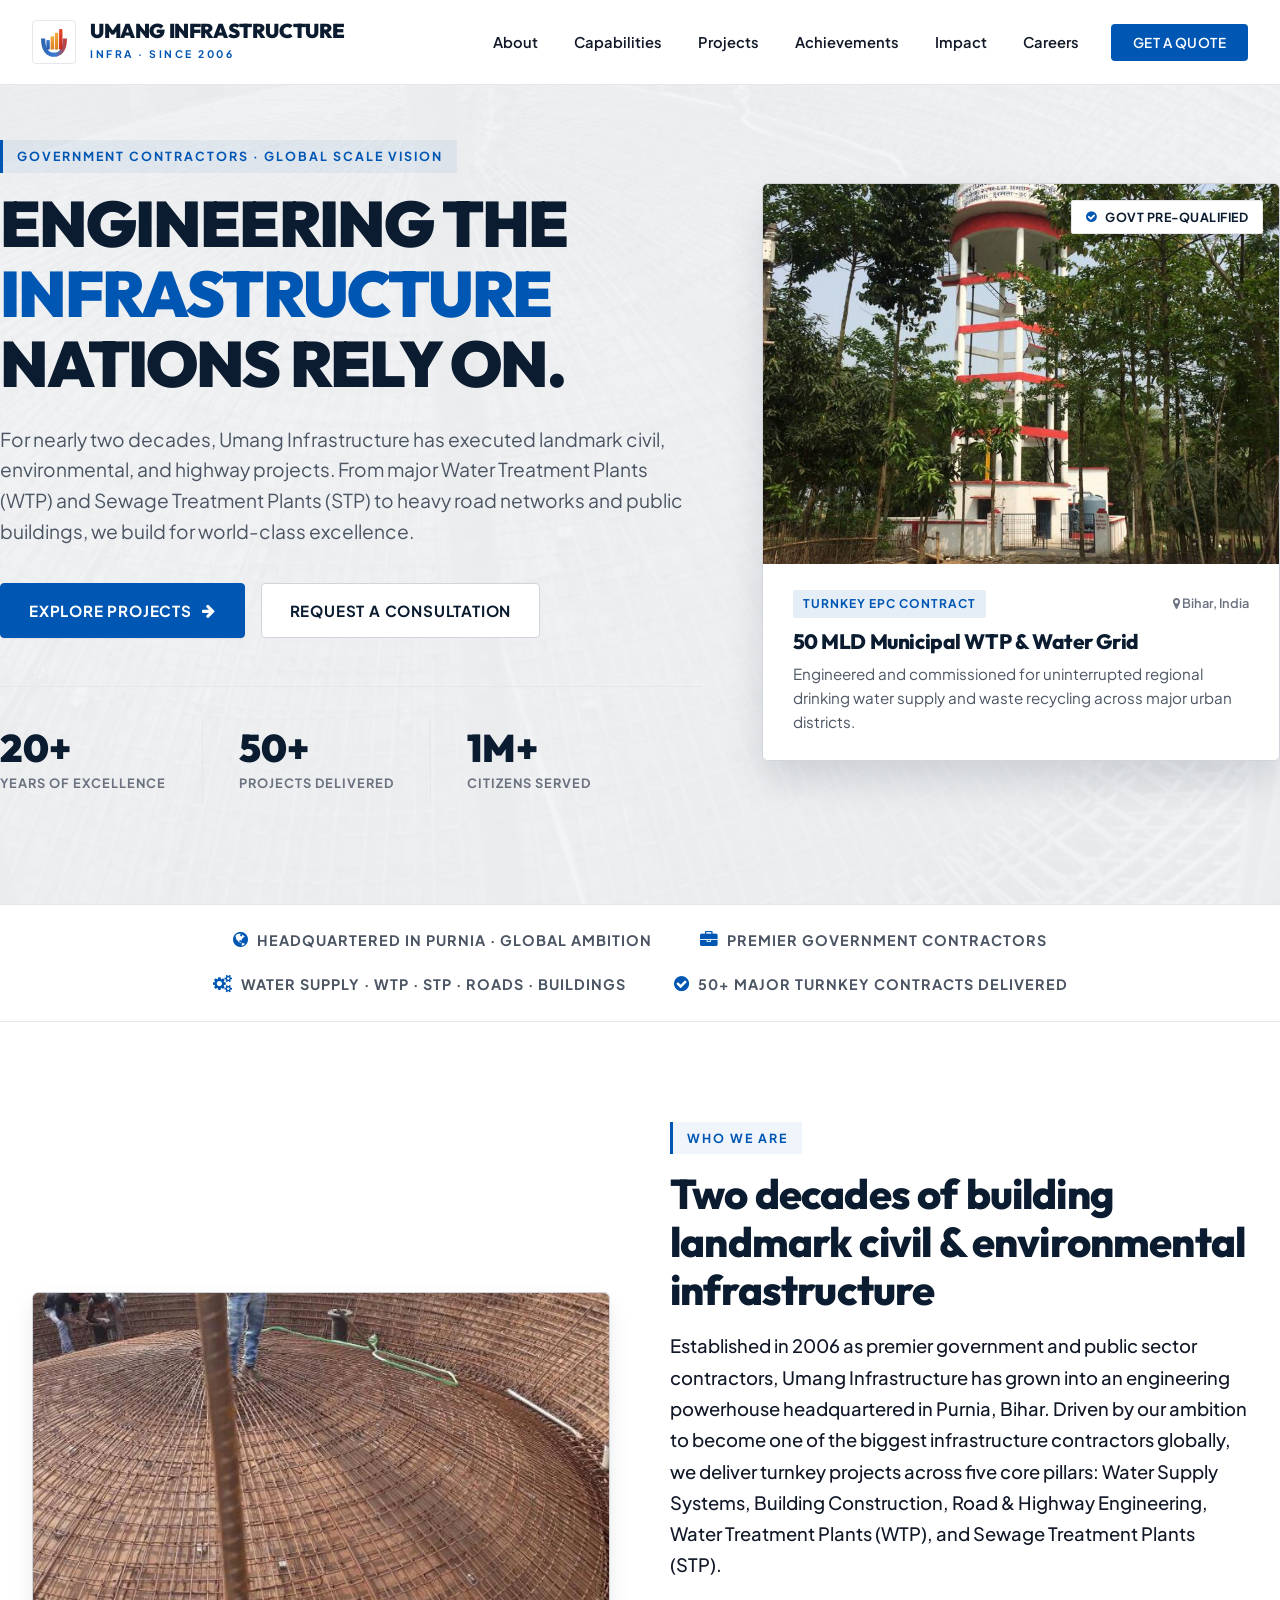
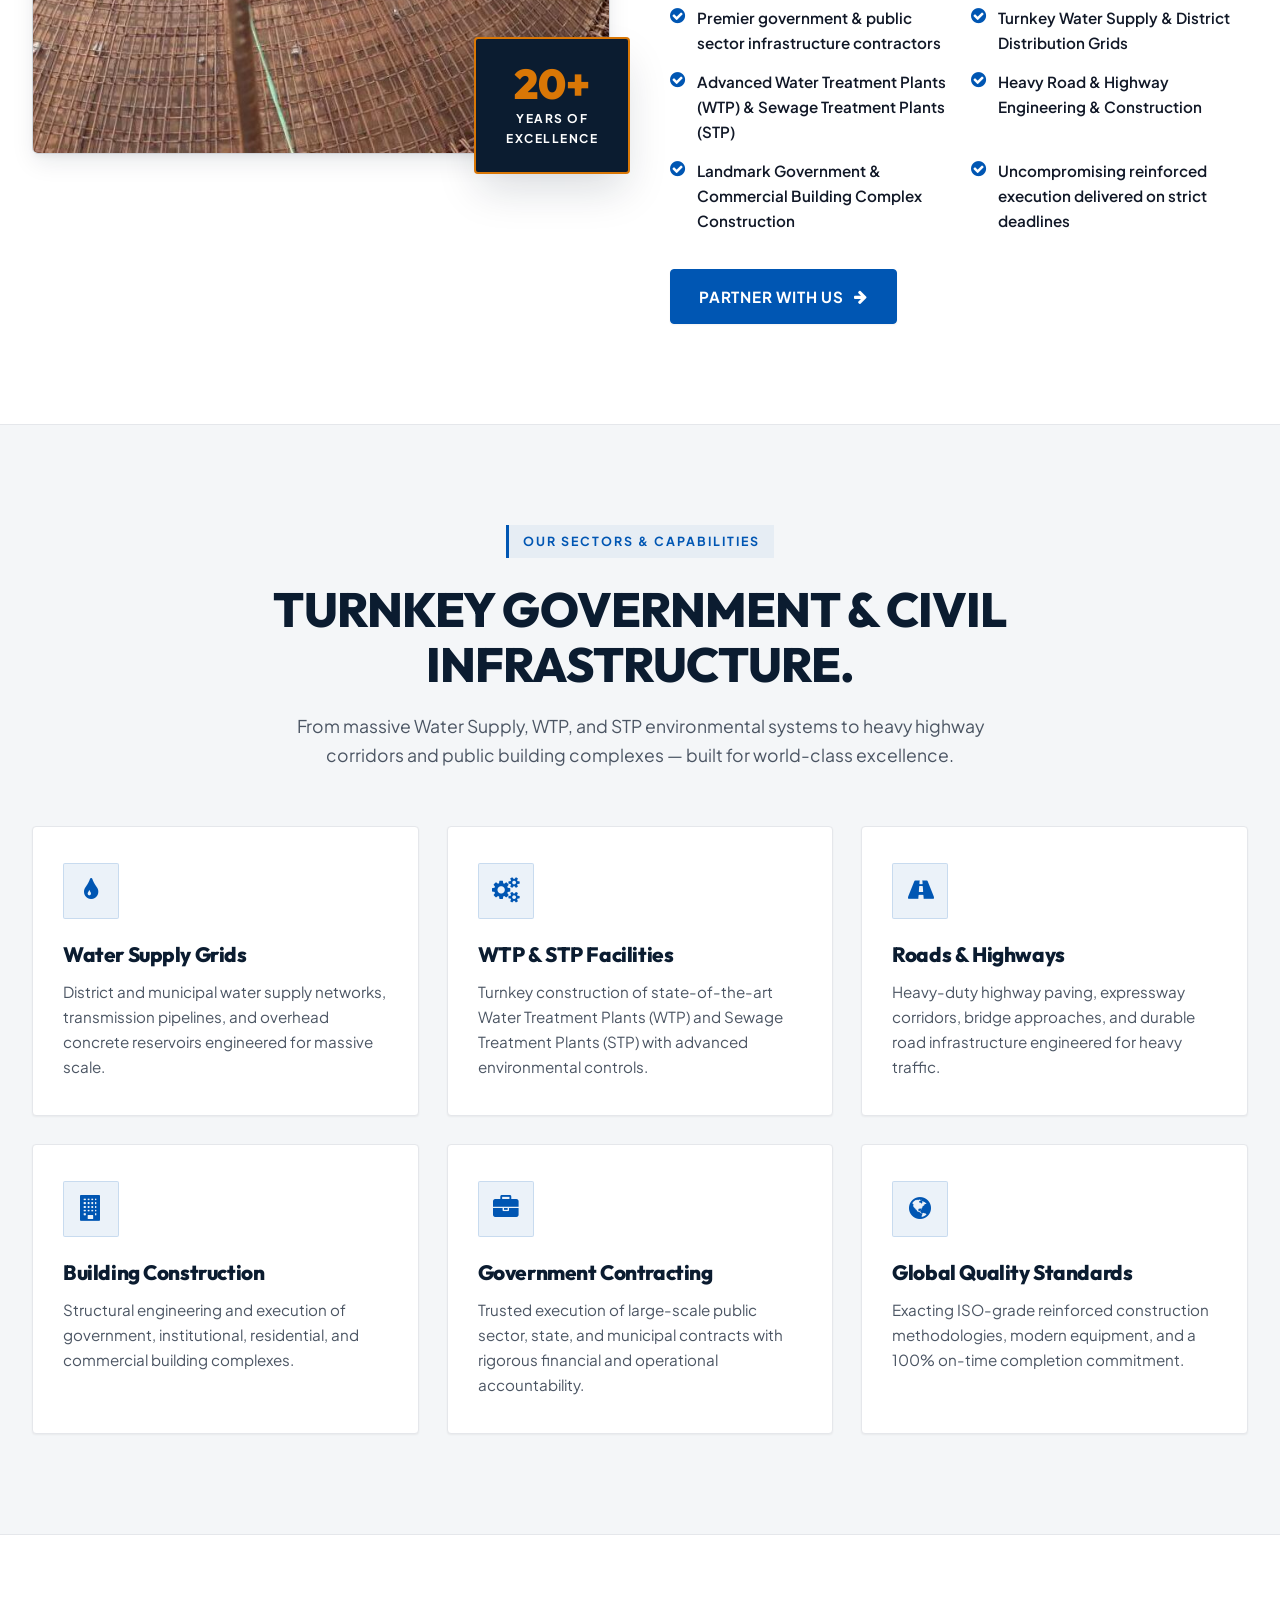
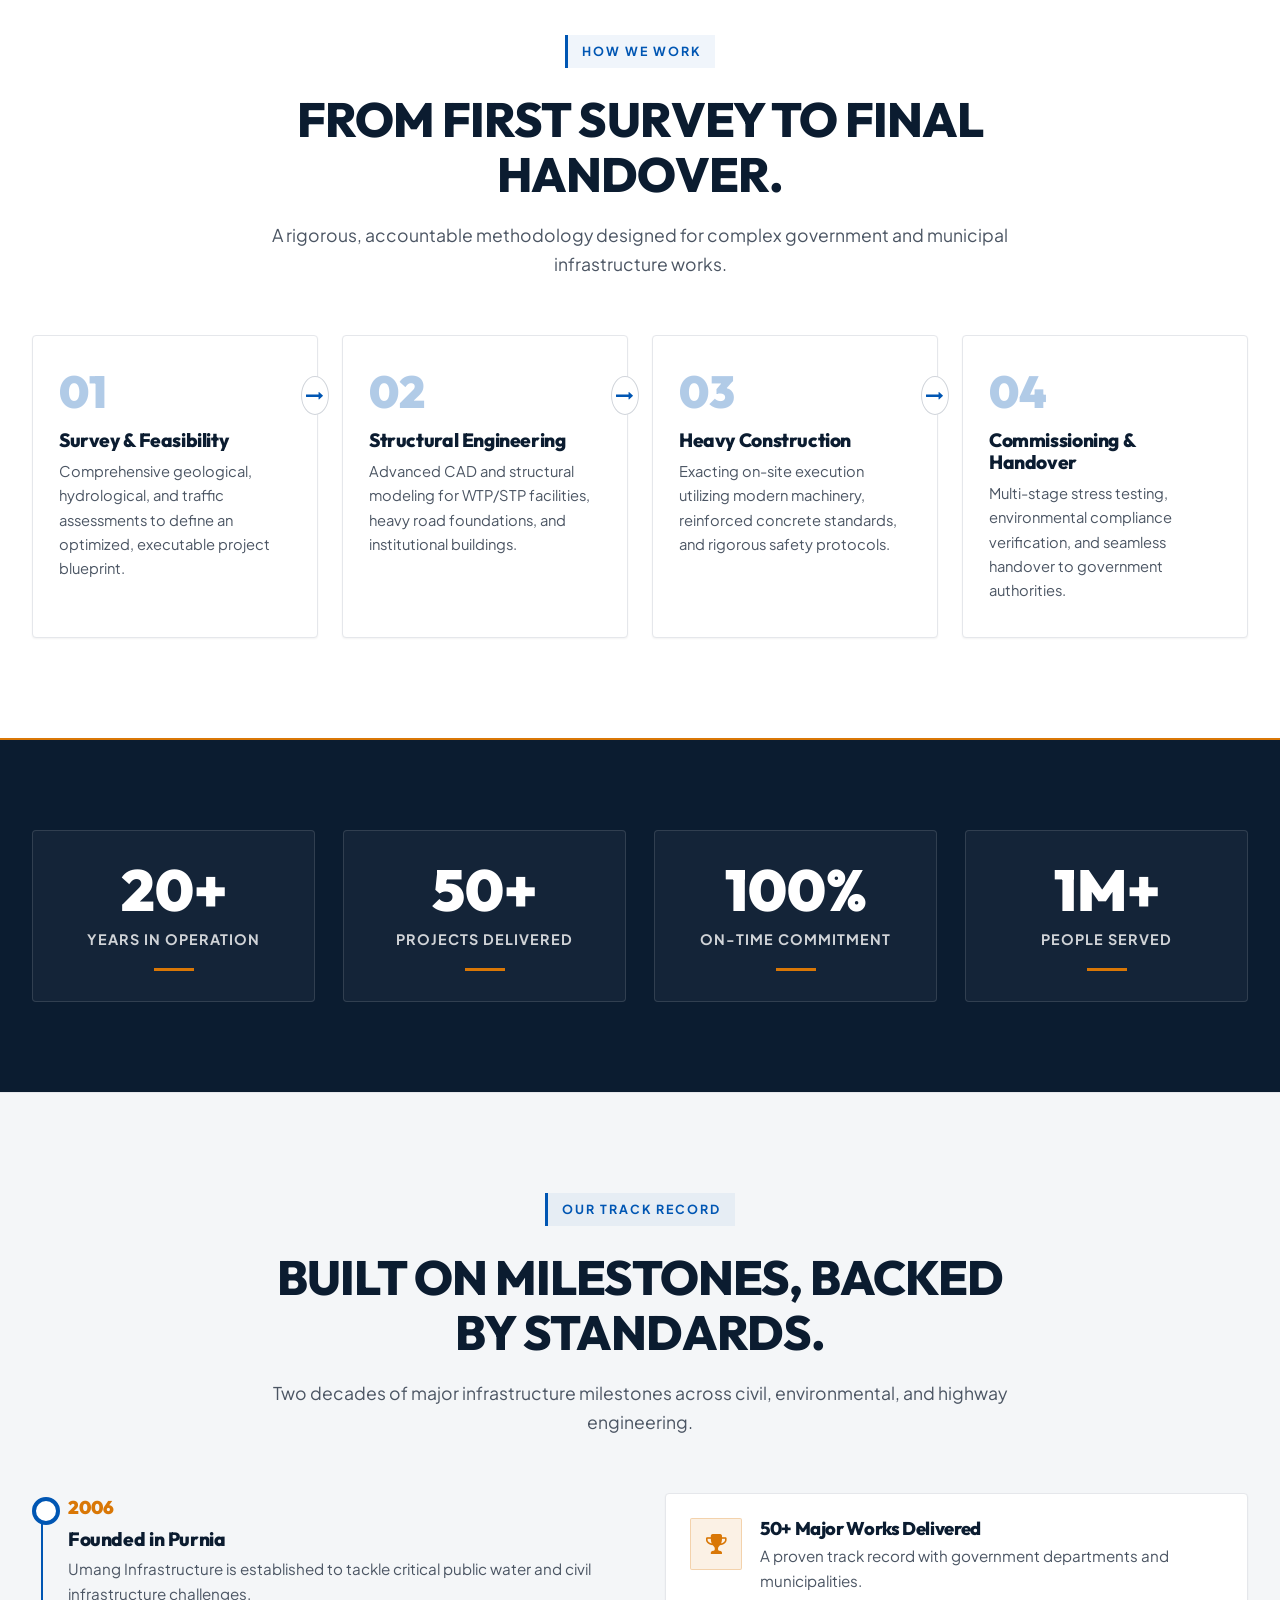
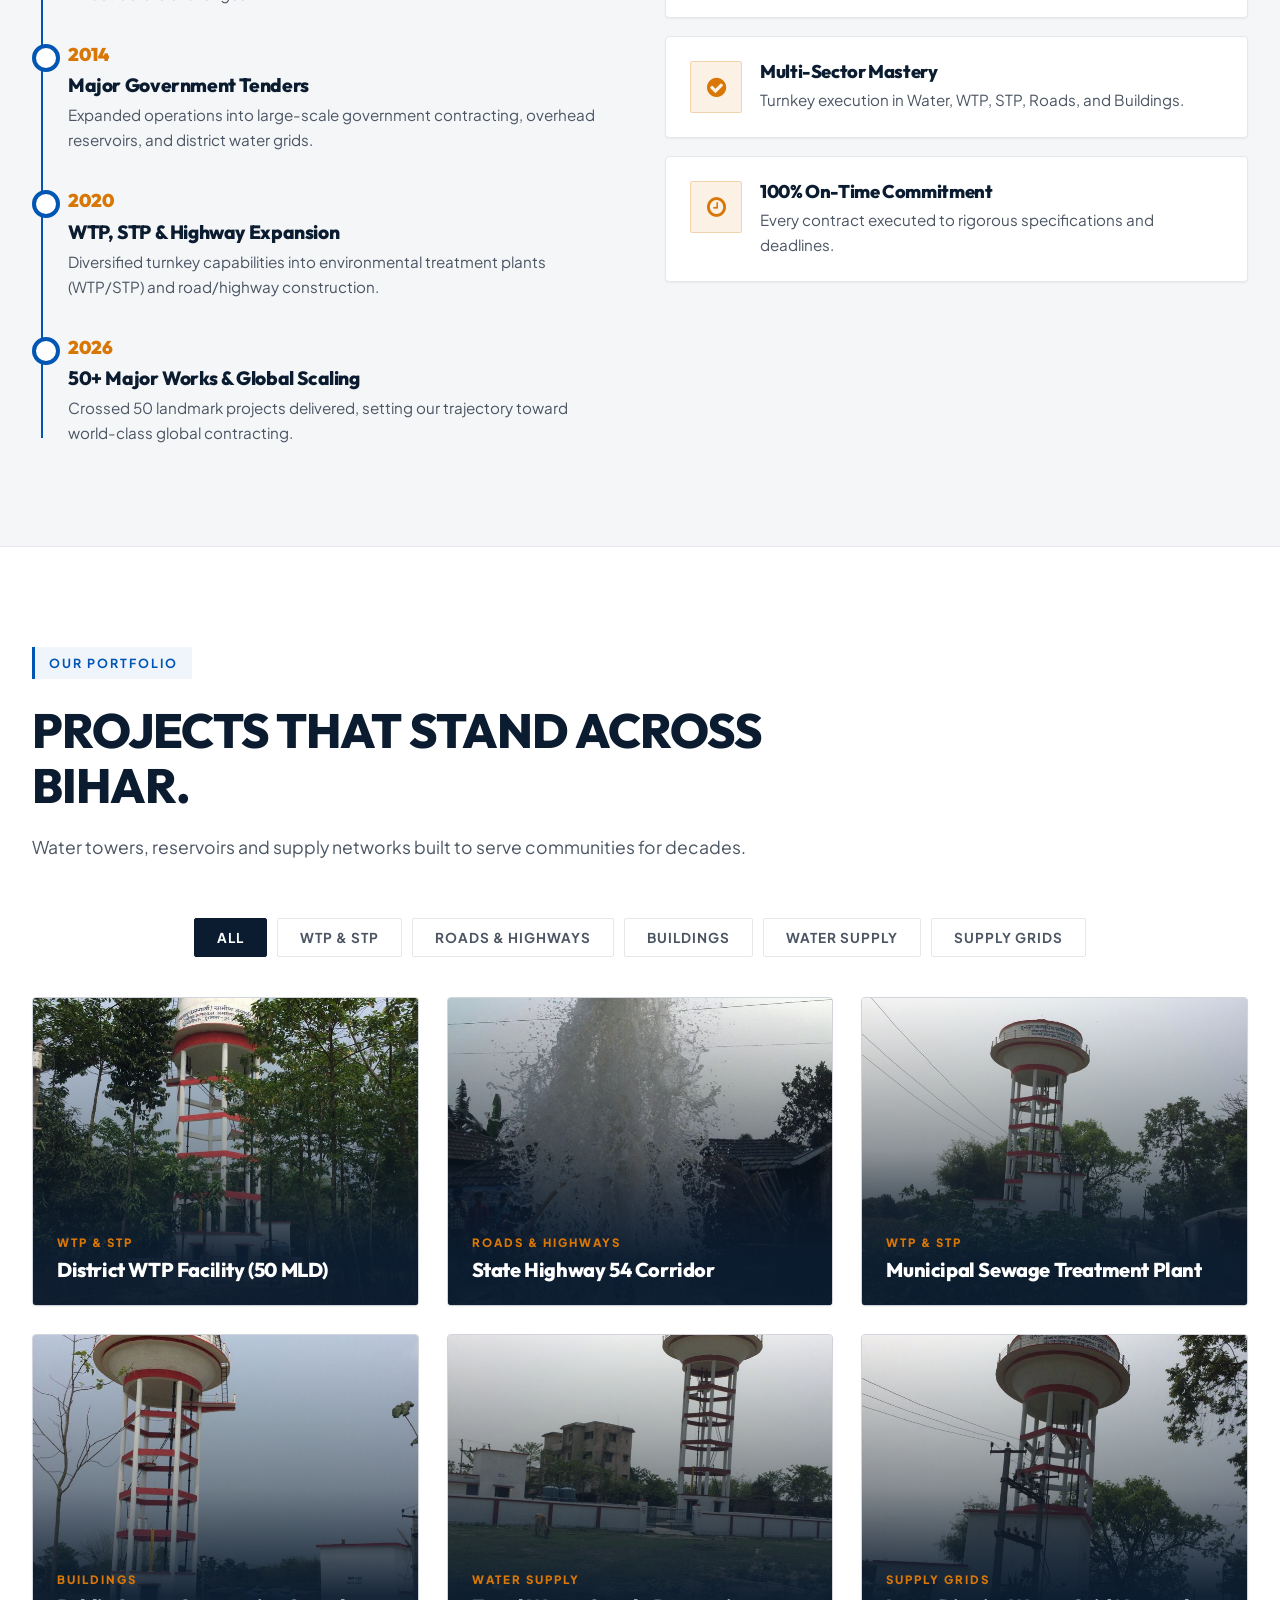
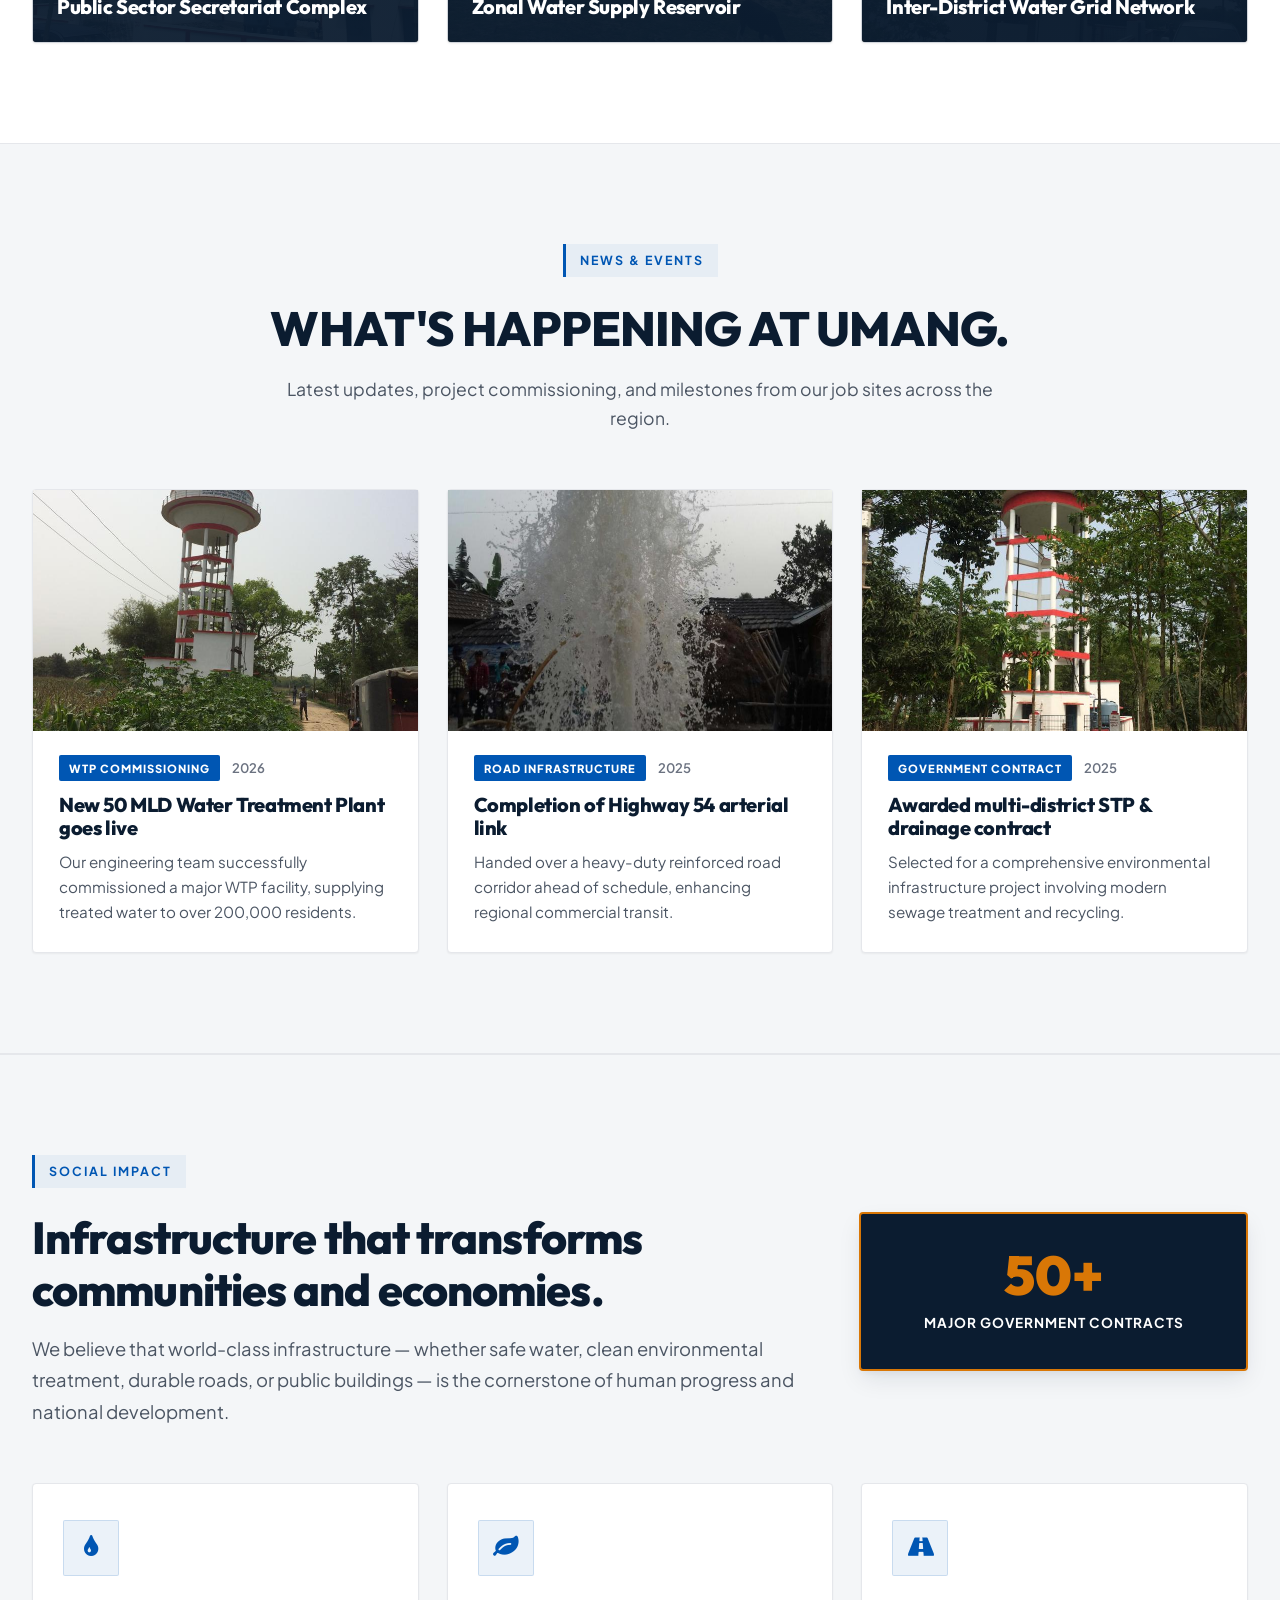
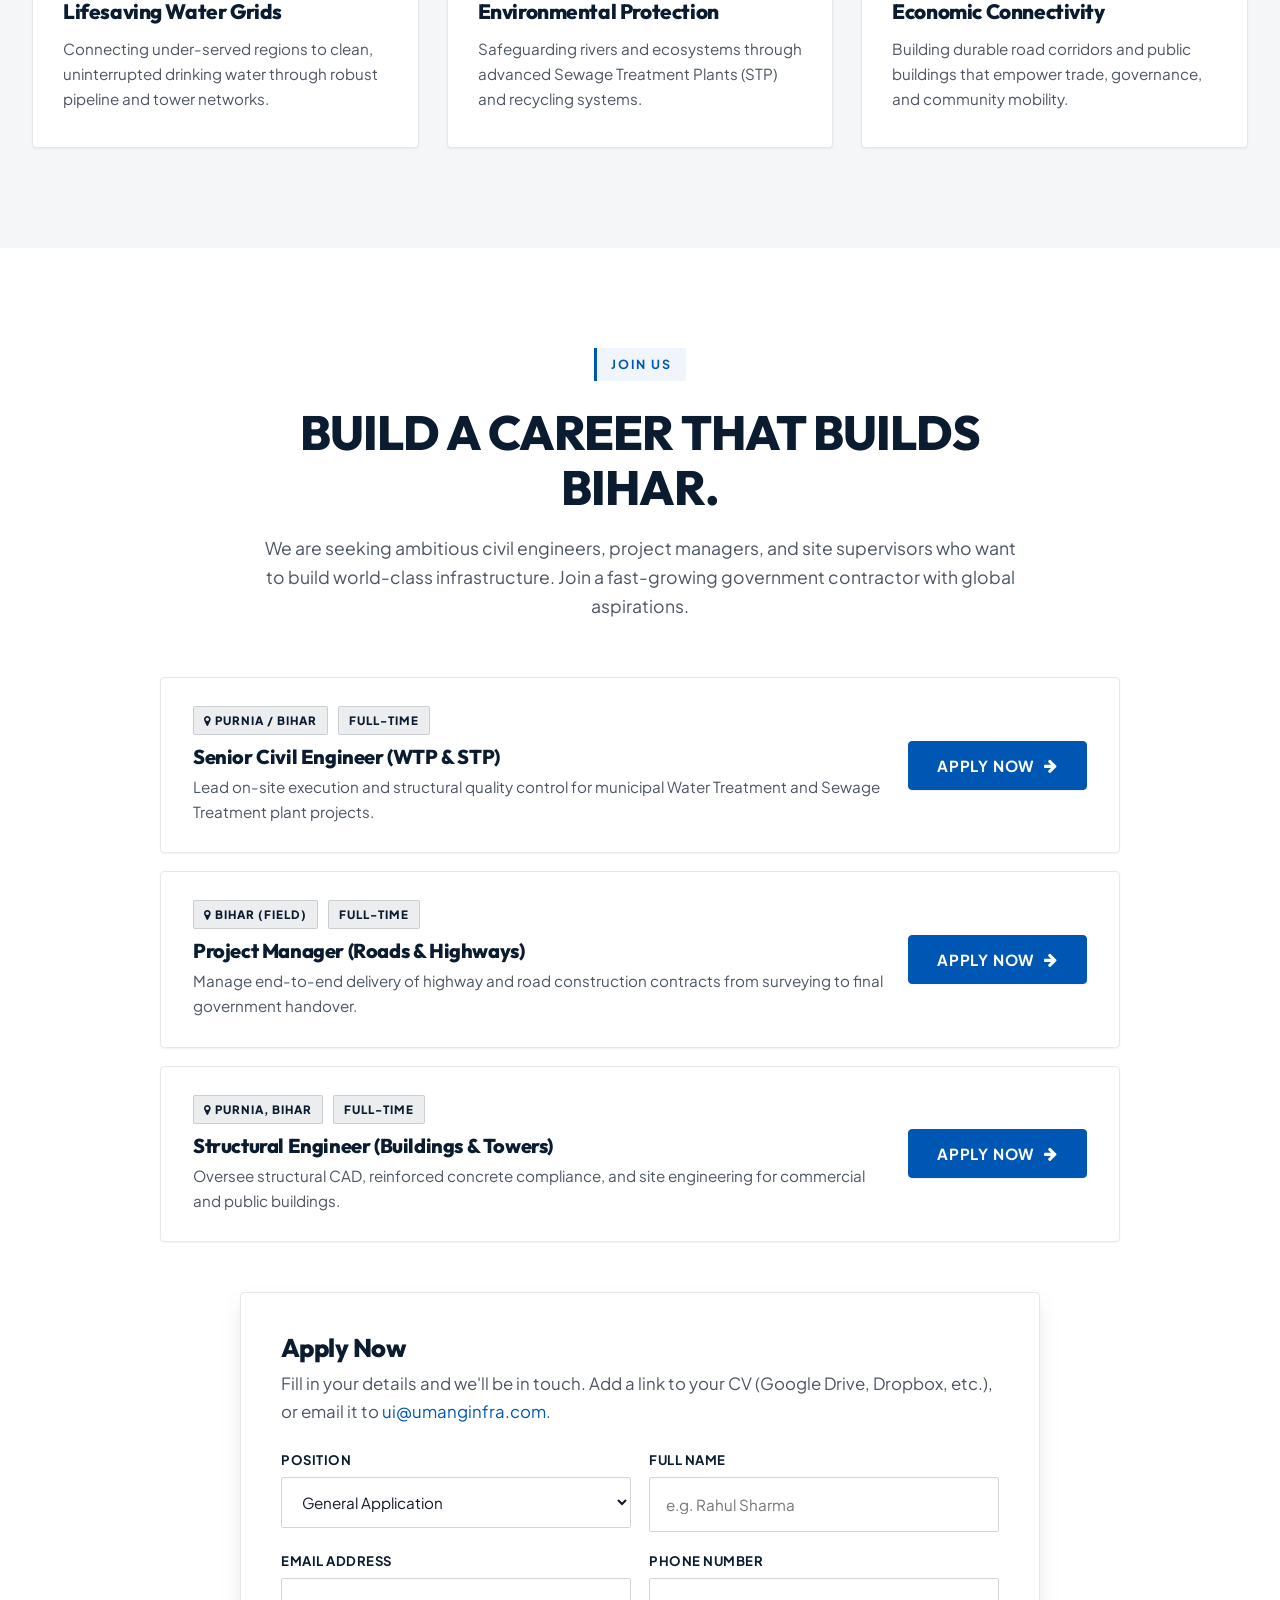
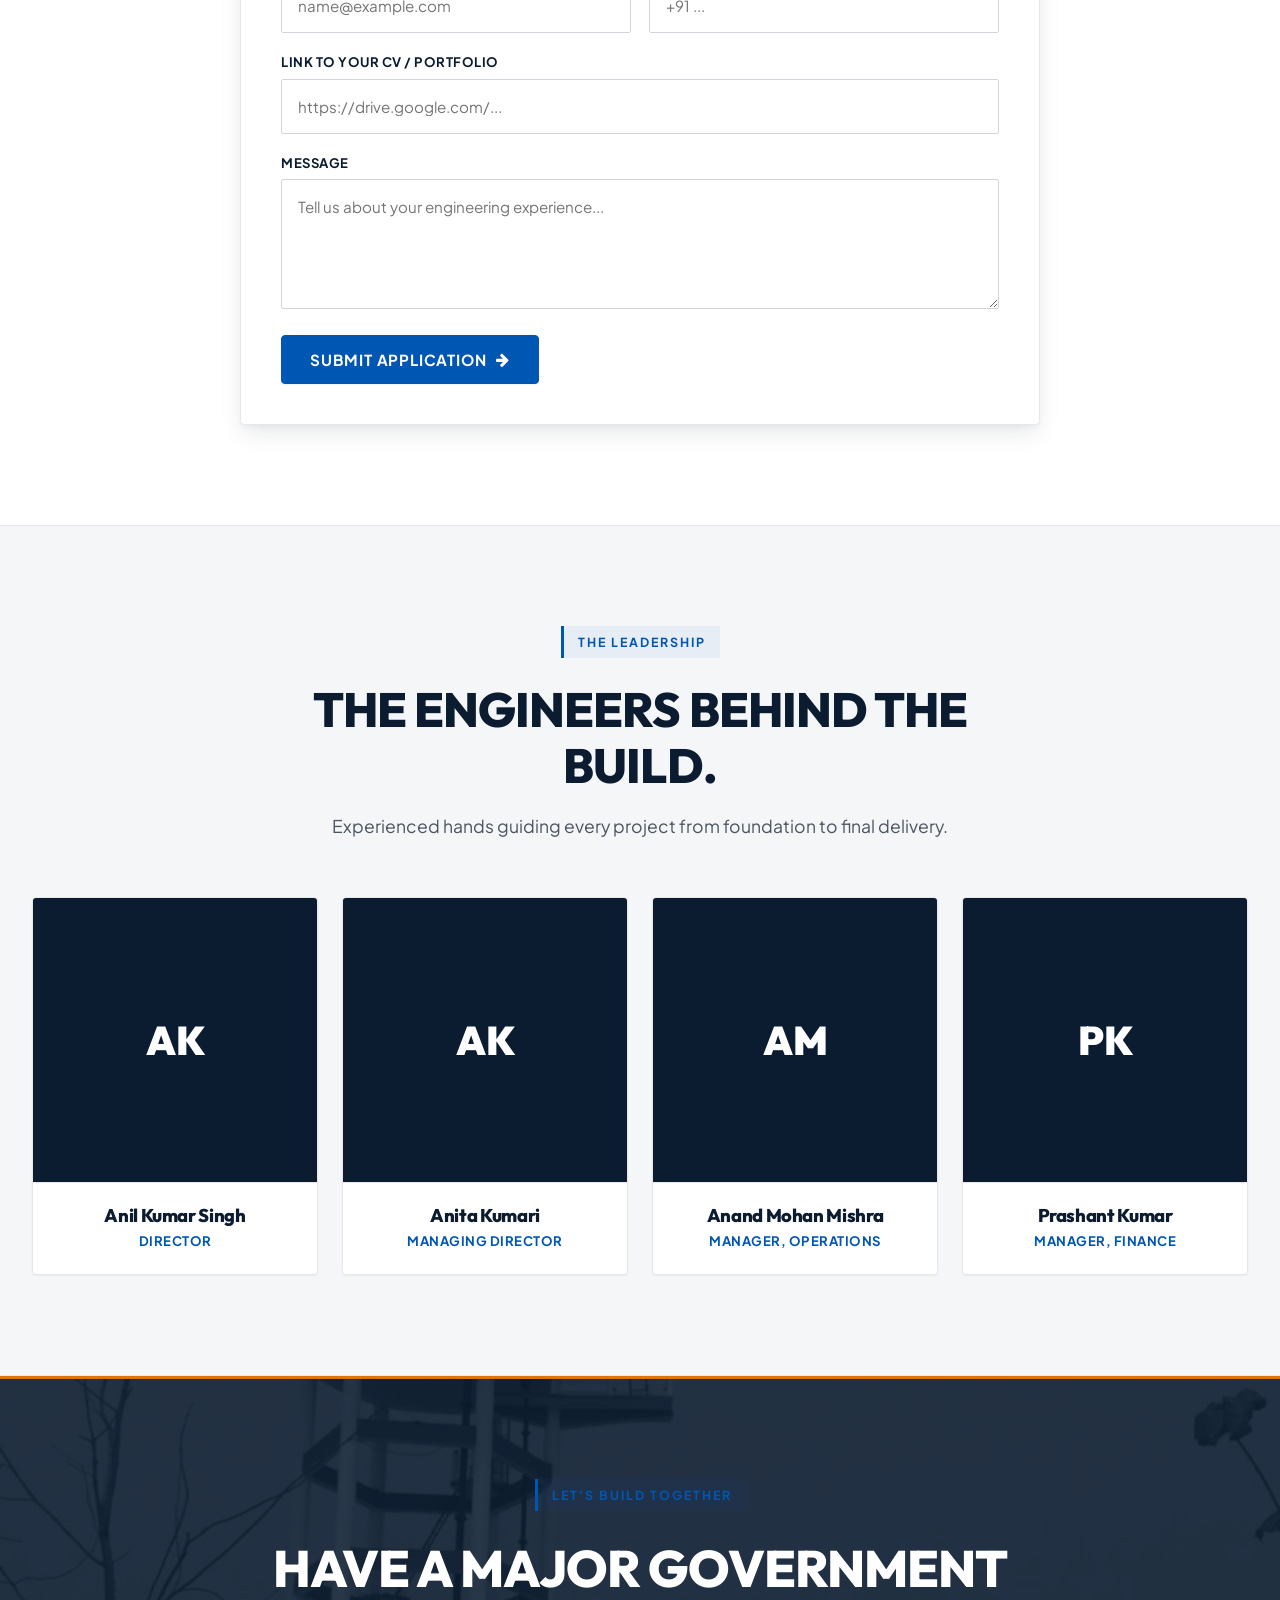
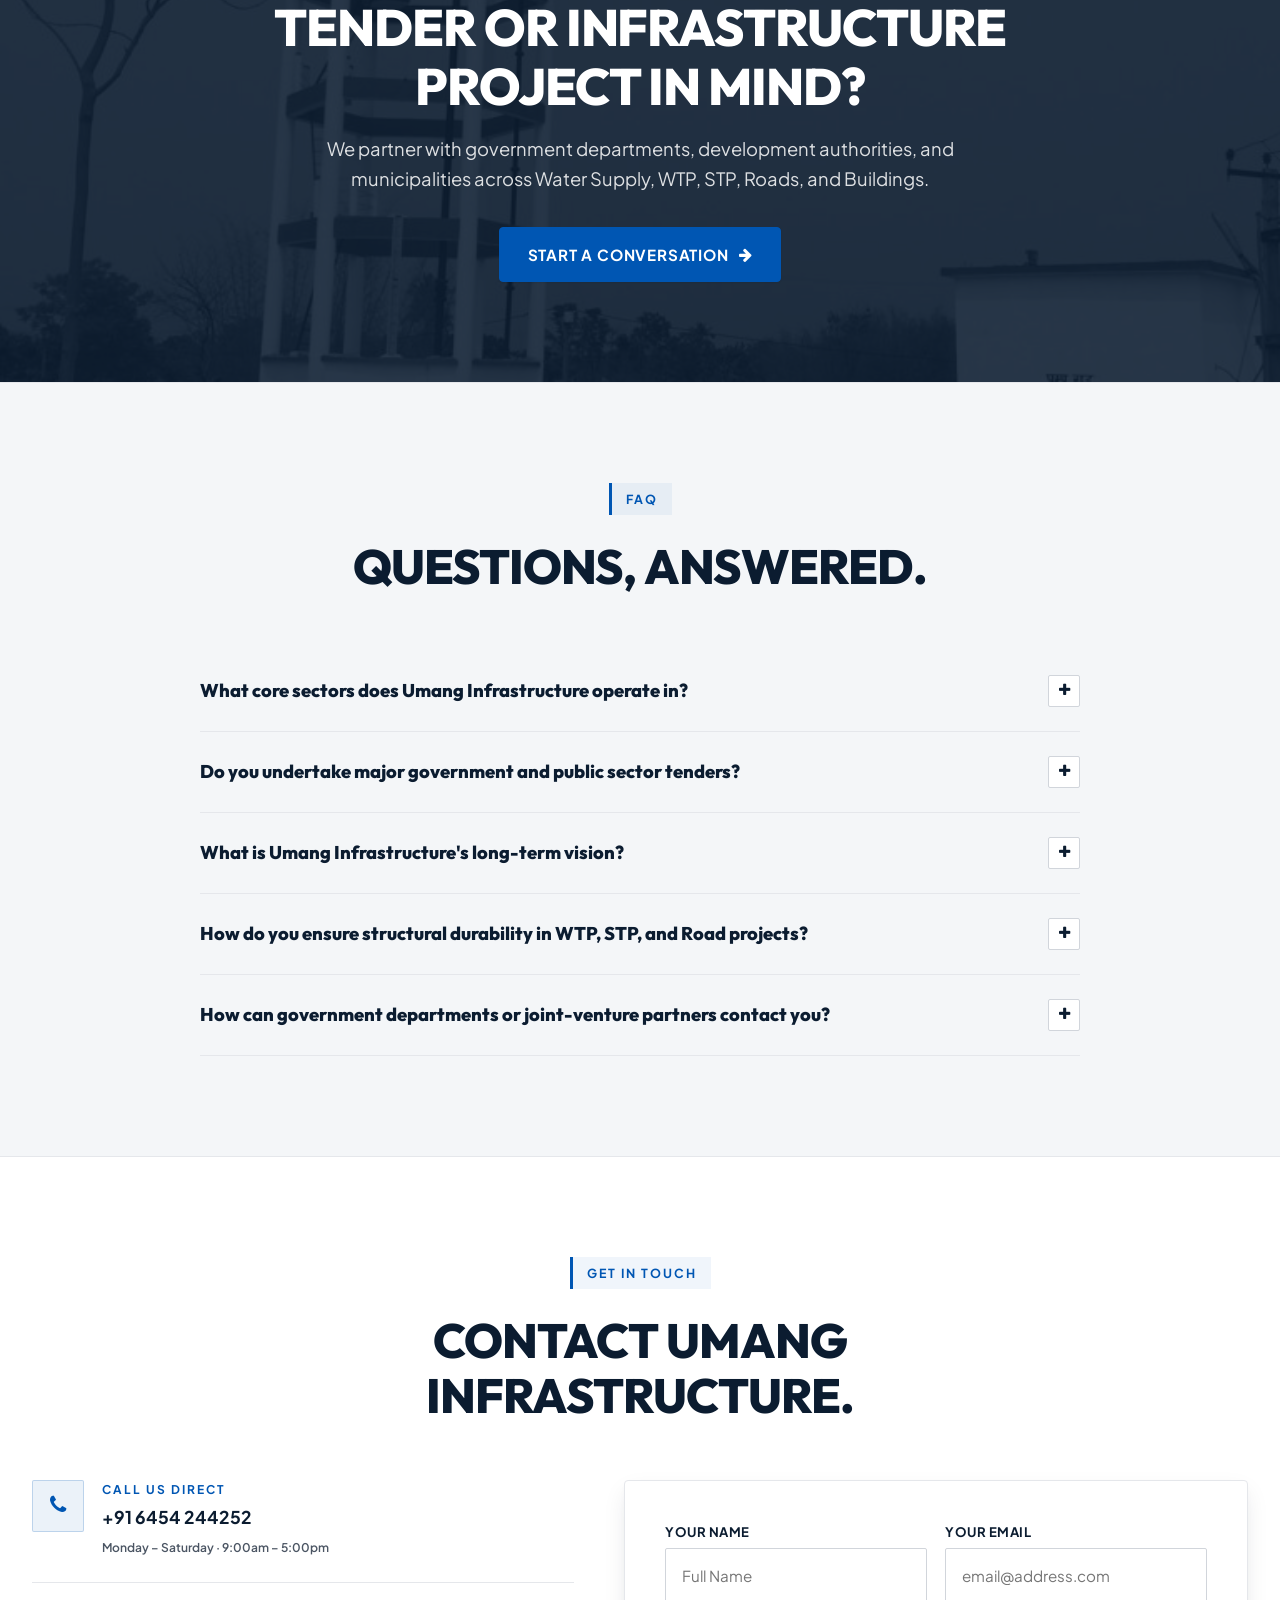
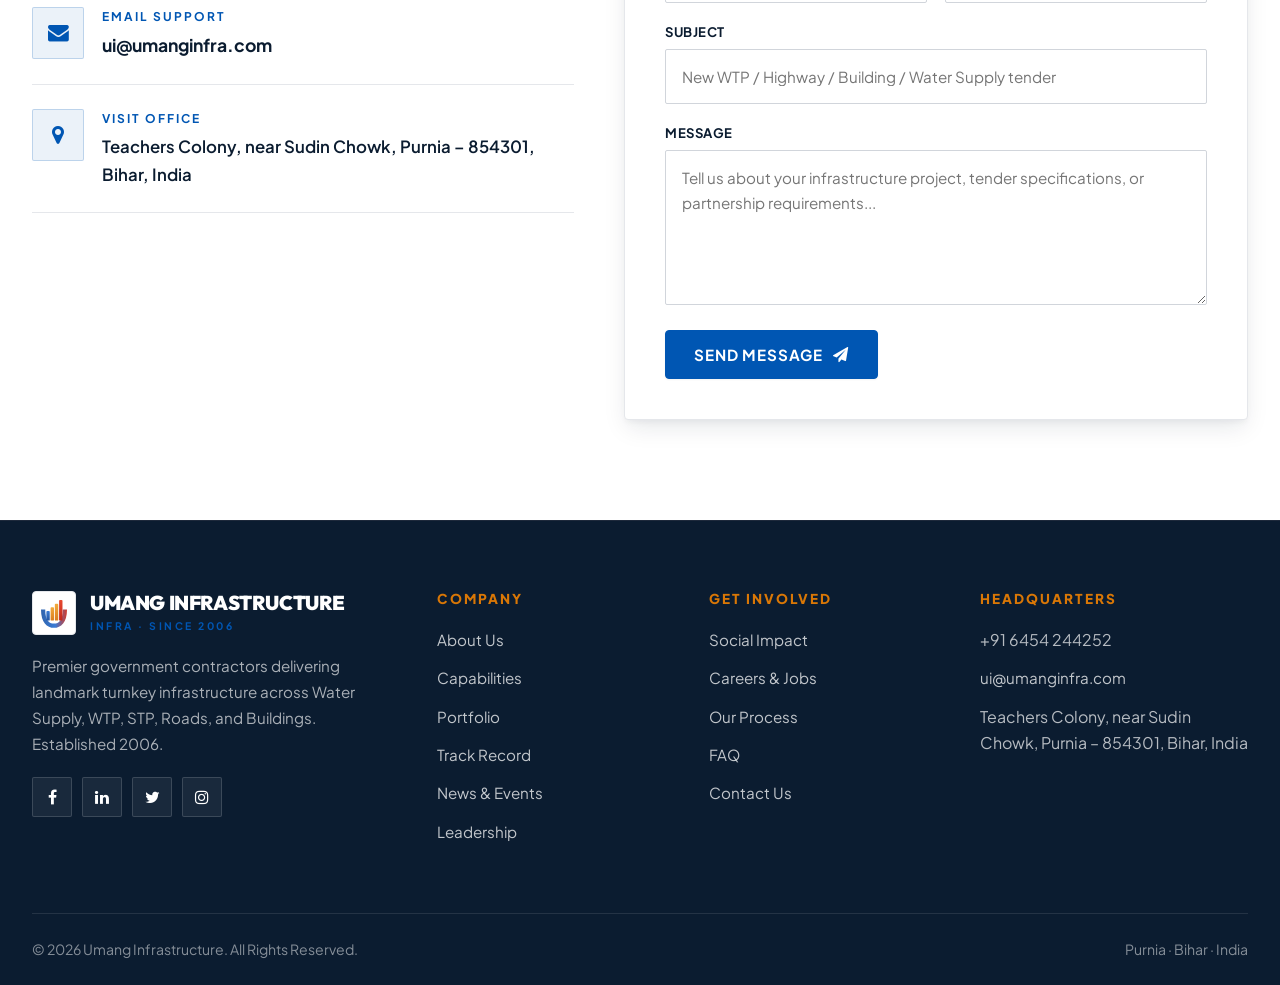
<file: index.html>
<!doctype html>
<html lang="en">
<head>
<meta charset="utf-8" />
<title>Umang Infrastructure — Premier Government & Civil Contractors Since 2006</title>
<meta name="viewport" content="width=device-width, initial-scale=1.0" />
<meta name="description" content="Umang Infrastructure is a leading government contractor delivering landmark turnkey projects across Water Supply, WTP, STP, Roads & Highways, and Building Construction. Established 2006." />
<meta property="og:title" content="Umang Infrastructure — Premier Government & Civil Contractors" />
<meta property="og:description" content="Turnkey infrastructure across Water Supply, WTP, STP, Roads & Highways, and Building Construction. Established 2006." />
<meta property="og:type" content="website" />

<!-- Google Fonts: Plus Jakarta Sans, Outfit, Inter & Montserrat -->
<link rel="preconnect" href="https://fonts.googleapis.com" />
<link rel="preconnect" href="https://fonts.gstatic.com" crossorigin />
<link href="https://fonts.googleapis.com/css2?family=Inter:wght@300;400;500;600;700;800&family=Montserrat:wght@600;700;800;900&family=Outfit:wght@500;600;700;800;900&family=Plus+Jakarta+Sans:wght@400;500;600;700;800&display=swap" rel="stylesheet" />

<!-- FontAwesome Icons -->
<link rel="stylesheet" href="https://cdnjs.cloudflare.com/ajax/libs/font-awesome/4.7.0/css/font-awesome.min.css" />

<link rel="icon" type="image/svg+xml" href="img/logo-mark.svg" />
<link rel="apple-touch-icon" href="img/logo-mark.svg" />

<style>
:root {
  --bg-primary: #ffffff;
  --bg-secondary: #f4f6f8;
  --bg-tertiary: #eef2f6;
  --bg-navy: #0b1c30;
  --bg-dark: #111827;
  
  --primary-navy: #0b1c30;
  --royal-blue: #0056b3;
  --royal-blue-hover: #004085;
  --safety-gold: #d97706;
  
  --text-main: #111827;
  --text-sub: #4b5563;
  --text-muted: #6b7280;
  
  --border-color: #e5e7eb;
  --border-strong: #d1d5db;
  
  --radius-xs: 2px;
  --radius-sm: 4px;
  --radius-md: 6px;
  
  --maxw: 1280px;
  --ease: cubic-bezier(0.16, 1, 0.3, 1);
  --shadow-sm: 0 1px 2px 0 rgba(0, 0, 0, 0.05);
  --shadow-md: 0 4px 6px -1px rgba(0, 0, 0, 0.08), 0 2px 4px -1px rgba(0, 0, 0, 0.04);
  --shadow-lg: 0 10px 25px -3px rgba(11, 28, 48, 0.1), 0 4px 6px -2px rgba(11, 28, 48, 0.05);
  --shadow-xl: 0 20px 40px -5px rgba(11, 28, 48, 0.15);
  
  --font-sans: "Plus Jakarta Sans", "Inter", -apple-system, BlinkMacSystemFont, "Segoe UI", Roboto, sans-serif;
  --font-head: "Outfit", "Montserrat", "Inter", sans-serif;
}

* { box-sizing: border-box; }
html { scroll-behavior: smooth; }
body {
  margin: 0;
  font-family: var(--font-sans);
  color: var(--text-main);
  background: var(--bg-primary);
  line-height: 1.65;
  -webkit-font-smoothing: antialiased;
  overflow-x: hidden;
}

h1, h2, h3, h4 {
  font-family: var(--font-head);
  color: var(--primary-navy);
  line-height: 1.15;
  margin: 0 0 0.4em;
  font-weight: 800;
  letter-spacing: -0.02em;
}

p { margin: 0 0 1em; color: var(--text-sub); font-size: 1.05rem; }
a { color: var(--royal-blue); text-decoration: none; transition: color 0.2s; }
a:hover { color: var(--royal-blue-hover); }
img { max-width: 100%; display: block; }
.container { width: 100%; max-width: var(--maxw); margin: 0 auto; padding: 0 32px; }

/* Authoritative Engineering Category Labels */
.eyebrow {
  display: inline-flex;
  align-items: center;
  gap: 10px;
  font-family: var(--font-sans);
  font-weight: 700;
  letter-spacing: 2px;
  text-transform: uppercase;
  font-size: 0.78rem;
  color: var(--royal-blue);
  background: rgba(0, 86, 179, 0.06);
  padding: 6px 14px;
  border-left: 3px solid var(--royal-blue);
  margin-bottom: 16px;
}

/* Precision Architectural Buttons */
.btn {
  display: inline-flex;
  align-items: center;
  gap: 10px;
  padding: 14px 28px;
  font-family: var(--font-sans);
  font-weight: 700;
  font-size: 0.95rem;
  border-radius: var(--radius-sm);
  transition: all 0.25s var(--ease);
  letter-spacing: 0.8px;
  text-transform: uppercase;
  cursor: pointer;
  border: 1px solid transparent;
}
.btn i { transition: transform 0.25s var(--ease); }
.btn:hover i { transform: translateX(4px); }
.btn-blue {
  background: var(--royal-blue);
  color: #fff;
  border-color: var(--royal-blue);
  box-shadow: var(--shadow-sm);
}
.btn-blue:hover {
  background: var(--royal-blue-hover);
  border-color: var(--royal-blue-hover);
  color: #fff;
  transform: translateY(-2px);
  box-shadow: var(--shadow-md);
}
.btn-line {
  background: #ffffff;
  color: var(--primary-navy);
  border-color: var(--border-strong);
}
.btn-line:hover {
  background: var(--bg-secondary);
  border-color: var(--royal-blue);
  color: var(--royal-blue);
  transform: translateY(-2px);
}
.btn-dark {
  background: var(--primary-navy);
  color: #fff;
  border-color: var(--primary-navy);
}
.btn-dark:hover {
  background: var(--royal-blue);
  border-color: var(--royal-blue);
  color: #fff;
  transform: translateY(-2px);
}

/* Executive Navbar / Header */
.hdr {
  position: fixed;
  top: 0; left: 0; right: 0;
  z-index: 100;
  transition: all 0.3s var(--ease);
  padding: 20px 0;
  background: #ffffff;
  border-bottom: 1px solid var(--border-color);
}
.hdr.scrolled {
  padding: 14px 0;
  box-shadow: var(--shadow-md);
  background: rgba(255, 255, 255, 0.98);
}
.hdr-in {
  max-width: var(--maxw);
  margin: 0 auto;
  padding: 0 32px;
  display: flex;
  align-items: center;
  justify-content: space-between;
}
.brand {
  display: flex;
  align-items: center;
  gap: 14px;
}
.brand .logo-mark {
  width: 44px;
  height: 44px;
  object-fit: contain;
  display: block;
  background: #ffffff;
  border-radius: var(--radius-sm);
  padding: 4px;
  border: 1px solid var(--border-color);
}
.brand .bt b {
  font-family: var(--font-head);
  font-weight: 900;
  font-size: 1.25rem;
  letter-spacing: -0.02em;
  display: block;
  line-height: 1;
  color: var(--primary-navy);
  text-transform: uppercase;
}
.brand .bt small {
  font-family: var(--font-sans);
  font-weight: 700;
  font-size: 0.65rem;
  letter-spacing: 2.5px;
  color: var(--royal-blue);
  display: block;
  margin-top: 4px;
}
.nav-links {
  display: flex;
  gap: 4px;
  list-style: none;
  margin: 0;
  padding: 0;
  align-items: center;
}
.nav-links a {
  color: var(--text-main);
  font-weight: 600;
  font-size: 0.92rem;
  padding: 8px 16px;
  border-radius: var(--radius-sm);
  transition: all 0.2s;
}
.nav-links a:hover {
  color: var(--royal-blue);
  background: var(--bg-secondary);
}
.nav-cta {
  margin-left: 12px;
  background: var(--royal-blue) !important;
  color: #fff !important;
  padding: 10px 22px !important;
  border-radius: var(--radius-sm) !important;
  font-weight: 700;
  text-transform: uppercase;
  font-size: 0.85rem !important;
  letter-spacing: 0.5px;
}
.nav-cta:hover {
  background: var(--royal-blue-hover) !important;
  transform: translateY(-2px);
}
.nav-toggle {
  display: none;
  background: #ffffff;
  border: 1px solid var(--border-color);
  border-radius: var(--radius-sm);
  cursor: pointer;
  width: 44px; height: 44px;
}
.nav-toggle span {
  display: block;
  width: 22px;
  height: 2px;
  background: var(--primary-navy);
  margin: 4px auto;
  transition: 0.3s;
}

/* Hero Section - Executive Engineering Dossier */
.hero {
  position: relative;
  min-height: 90vh;
  display: flex;
  align-items: center;
  color: var(--text-main);
  overflow: hidden;
  padding-top: 120px;
  padding-bottom: 80px;
  background: var(--bg-secondary);
  border-bottom: 1px solid var(--border-color);
}
.hero-bg {
  position: absolute;
  inset: 0;
  z-index: 0;
  pointer-events: none;
}
.hero-bg img {
  width: 100%; height: 100%;
  object-fit: cover;
  opacity: 0.05;
  filter: grayscale(100%);
}
.hero-in {
  position: relative;
  z-index: 3;
  width: 100%;
  padding: 20px 0;
  display: grid;
  grid-template-columns: 1.15fr 0.85fr;
  gap: 60px;
  align-items: center;
}
@media (max-width: 992px) {
  .hero-in { grid-template-columns: 1fr; gap: 40px; }
}
.hero h1 {
  font-size: clamp(2.4rem, 5vw, 4.2rem);
  font-weight: 900;
  letter-spacing: -0.03em;
  max-width: 18ch;
  margin-bottom: 24px;
  line-height: 1.1;
  color: var(--primary-navy);
  text-transform: uppercase;
}
.hero h1 em {
  font-style: normal;
  color: var(--royal-blue);
}
.hero-sub {
  color: var(--text-sub);
  font-size: clamp(1.05rem, 1.5vw, 1.25rem);
  max-width: 58ch;
  font-weight: 400;
  line-height: 1.6;
  margin-bottom: 36px;
}
.hero-actions {
  display: flex;
  gap: 16px;
  flex-wrap: wrap;
  margin-bottom: 48px;
}
.hero-stats {
  display: flex;
  gap: 0;
  border-top: 1px solid var(--border-color);
  padding-top: 32px;
  flex-wrap: wrap;
}
.hero-stats .s {
  padding: 10px 36px 10px 0;
  margin-right: 36px;
  border-right: 1px solid var(--border-color);
}
.hero-stats .s:last-child { border-right: none; margin-right: 0; }
.hero-stats .s strong {
  font-family: var(--font-head);
  font-size: 2.4rem;
  font-weight: 900;
  display: block;
  line-height: 1;
  color: var(--primary-navy);
}
.hero-stats .s span {
  font-size: 0.8rem;
  letter-spacing: 1px;
  text-transform: uppercase;
  color: var(--text-muted);
  margin-top: 6px;
  display: block;
  font-weight: 700;
}
.hero-dots { display: none; }
.floating-badge { display: none; }

/* Hero Photo Showcase Frame */
.hero-photo-showcase { position: relative; z-index: 5; }
.showcase-card {
  background: #ffffff;
  border-radius: var(--radius-md);
  border: 1px solid var(--border-strong);
  box-shadow: var(--shadow-xl);
  overflow: hidden;
  transition: transform 0.3s var(--ease), box-shadow 0.3s var(--ease);
}
.showcase-card:hover {
  transform: translateY(-6px);
  box-shadow: 0 30px 60px rgba(11, 28, 48, 0.2);
}
.showcase-img-wrap {
  position: relative;
  height: 380px;
  overflow: hidden;
  background: var(--bg-tertiary);
}
.showcase-img-wrap img {
  width: 100%; height: 100%;
  object-fit: cover;
  transition: transform 0.7s var(--ease);
}
.showcase-card:hover .showcase-img-wrap img { transform: scale(1.05); }
.showcase-badge {
  position: absolute;
  top: 16px; right: 16px;
  background: #ffffff;
  padding: 6px 14px;
  border-radius: var(--radius-xs);
  font-size: 0.78rem;
  font-weight: 700;
  color: var(--primary-navy);
  box-shadow: var(--shadow-md);
  display: flex;
  align-items: center;
  gap: 8px;
  border: 1px solid var(--border-color);
  text-transform: uppercase;
  letter-spacing: 0.5px;
}
.showcase-info { padding: 26px 30px; background: #ffffff; }
.showcase-meta {
  display: flex;
  align-items: center;
  justify-content: space-between;
  margin-bottom: 12px;
}
.showcase-meta .tag {
  background: rgba(0, 86, 179, 0.1);
  color: var(--royal-blue);
  padding: 4px 10px;
  border-radius: var(--radius-xs);
  font-size: 0.75rem;
  font-weight: 700;
  text-transform: uppercase;
  letter-spacing: 1px;
}
.showcase-meta .loc { font-size: 0.8rem; color: var(--text-muted); font-weight: 600; }
.showcase-info h3 { font-size: 1.3rem; color: var(--primary-navy); margin-bottom: 8px; font-weight: 800; }
.showcase-info p { color: var(--text-sub); font-size: 0.95rem; margin: 0; line-height: 1.6; }

/* Trust Banner */
.trust {
  background: #ffffff;
  border-bottom: 1px solid var(--border-color);
  position: relative;
  z-index: 10;
}
.trust .container {
  display: flex;
  flex-wrap: wrap;
  gap: 20px 48px;
  align-items: center;
  justify-content: center;
  padding: 24px 32px;
  font-size: 0.9rem;
  font-weight: 700;
  color: var(--text-sub);
  text-transform: uppercase;
  letter-spacing: 1px;
}
.trust i { color: var(--royal-blue); margin-right: 8px; font-size: 1.1rem; }

section { padding: 100px 0; position: relative; }
.sec-head { max-width: 760px; margin-bottom: 56px; }
.sec-head.center { margin-left: auto; margin-right: auto; text-align: center; }
.sec-head.center .eyebrow { justify-content: center; }
.sec-head h2 { font-size: clamp(2rem, 4vw, 3rem); margin-top: 8px; text-transform: uppercase; }
.sec-head p { font-size: 1.1rem; color: var(--text-sub); margin-top: 12px; }
.bg2 { background: var(--bg-secondary); border-top: 1px solid var(--border-color); border-bottom: 1px solid var(--border-color); }

/* About Section */
.about-grid {
  display: grid;
  grid-template-columns: 1fr 1fr;
  gap: 60px;
  align-items: center;
}
.about-media { position: relative; }
.about-media .main {
  border-radius: var(--radius-md);
  overflow: hidden;
  box-shadow: var(--shadow-lg);
  border: 1px solid var(--border-strong);
  position: relative;
}
.about-media .main img {
  width: 100%; height: 100%;
  object-fit: cover;
  aspect-ratio: 4/3.2;
}
.about-media .badge {
  position: absolute;
  right: -20px; bottom: -20px;
  background: var(--primary-navy);
  color: #fff;
  padding: 24px 30px;
  border-radius: var(--radius-sm);
  box-shadow: var(--shadow-xl);
  border: 2px solid var(--safety-gold);
  text-align: center;
}
.about-media .badge strong {
  font-family: var(--font-head);
  font-size: 2.6rem;
  font-weight: 900;
  display: block;
  line-height: 1;
  color: var(--safety-gold);
}
.about-media .badge span {
  font-size: 0.75rem;
  letter-spacing: 1.5px;
  text-transform: uppercase;
  font-weight: 700;
  color: #fff;
  margin-top: 4px;
  display: block;
}
.about-body h2 { font-size: clamp(1.8rem, 3.5vw, 2.6rem); }
.about-body .lead { font-size: 1.15rem; color: var(--text-main); margin: 16px 0 24px; line-height: 1.7; font-weight: 500; }
.checklist {
  list-style: none;
  padding: 0;
  margin: 0 0 36px;
  display: grid;
  grid-template-columns: 1fr 1fr;
  gap: 14px 24px;
}
.checklist li {
  display: flex;
  gap: 12px;
  align-items: flex-start;
  color: var(--text-main);
  font-weight: 600;
  font-size: 0.95rem;
}
.checklist i { color: var(--royal-blue); margin-top: 3px; font-size: 1.1rem; }

/* Structural Engineering Cards (`.card`, etc.) */
.cards { display: grid; grid-template-columns: repeat(3, 1fr); gap: 28px; }
.card, .project, .member, .job, .pstep, .ach-hl, .post, .impact-stat, .apply-card, .form {
  background: #ffffff;
  border: 1px solid var(--border-color);
  border-radius: var(--radius-sm);
  padding: 36px 30px;
  transition: all 0.25s var(--ease);
  position: relative;
  box-shadow: var(--shadow-sm);
}
.card::before {
  content: "";
  position: absolute;
  top: 0; left: 0; right: 0;
  height: 4px;
  background: var(--royal-blue);
  opacity: 0;
  transition: opacity 0.25s var(--ease);
}
.card:hover {
  transform: translateY(-4px);
  box-shadow: var(--shadow-lg);
  border-color: var(--border-strong);
}
.card:hover::before { opacity: 1; }
.card .ic {
  width: 56px; height: 56px;
  border-radius: var(--radius-xs);
  display: grid;
  place-items: center;
  font-size: 1.6rem;
  color: var(--royal-blue);
  background: rgba(0, 86, 179, 0.08);
  border: 1px solid rgba(0, 86, 179, 0.15);
  margin-bottom: 24px;
  transition: all 0.25s;
}
.card:hover .ic { background: var(--royal-blue); color: #fff; border-color: var(--royal-blue); }
.card h3 { font-size: 1.3rem; font-weight: 800; margin-bottom: 12px; color: var(--primary-navy); }
.card p { margin: 0; font-size: 0.95rem; color: var(--text-sub); line-height: 1.65; }

/* Executive Stats Band */
.band {
  position: relative;
  color: #fff;
  text-align: center;
  padding: 90px 0;
  background: var(--primary-navy);
  overflow: hidden;
  border-top: 2px solid var(--safety-gold);
}
.band-bg {
  position: absolute;
  inset: 0;
  background-image: url("img/portfolio/1.jpg");
  background-size: cover;
  background-position: center;
  background-attachment: fixed;
  opacity: 0.1;
  filter: grayscale(100%);
}
.band .container { position: relative; z-index: 2; }
.band .grid { display: grid; grid-template-columns: repeat(4, 1fr); gap: 28px; }
.band .st {
  background: rgba(255, 255, 255, 0.04);
  border: 1px solid rgba(255, 255, 255, 0.12);
  padding: 30px 20px;
  border-radius: var(--radius-sm);
  transition: all 0.25s var(--ease);
}
.band .st:hover { border-color: var(--safety-gold); transform: translateY(-4px); }
.band .st strong {
  font-family: var(--font-head);
  font-size: clamp(2.6rem, 4.5vw, 3.8rem);
  font-weight: 900;
  display: block;
  line-height: 1;
  color: #fff;
}
.band .st span { color: rgba(255, 255, 255, 0.8); font-size: 0.9rem; letter-spacing: 1px; text-transform: uppercase; margin-top: 10px; display: block; font-weight: 700; }
.band .st .bar { width: 40px; height: 3px; background: var(--safety-gold); margin: 16px auto 0; }

/* Projects Gallery */
.filters { display: flex; flex-wrap: wrap; gap: 10px; margin-bottom: 40px; justify-content: center; }
.filters button {
  border: 1px solid var(--border-color);
  background: #ffffff;
  color: var(--text-sub);
  padding: 10px 22px;
  border-radius: var(--radius-xs);
  cursor: pointer;
  font-family: var(--font-sans);
  font-weight: 700;
  font-size: 0.85rem;
  transition: all 0.25s var(--ease);
  text-transform: uppercase;
  letter-spacing: 1px;
}
.filters button.active, .filters button:hover {
  background: var(--primary-navy);
  color: #fff;
  border-color: var(--primary-navy);
}
.gallery { display: grid; grid-template-columns: repeat(3, 1fr); gap: 28px; }
.project {
  position: relative;
  border-radius: var(--radius-sm);
  overflow: hidden;
  aspect-ratio: 4/3.2;
  background: var(--bg-tertiary);
  padding: 0;
  border: 1px solid var(--border-strong);
}
.project img { width: 100%; height: 100%; object-fit: cover; transition: transform 0.6s var(--ease); }
.project:hover img { transform: scale(1.06); }
.project .ov {
  position: absolute;
  inset: 0;
  display: flex;
  flex-direction: column;
  justify-content: flex-end;
  padding: 24px;
  color: #fff;
  background: linear-gradient(0deg, rgba(11, 28, 48, 0.95) 15%, rgba(11, 28, 48, 0.4) 50%, transparent 100%);
  z-index: 4;
}
.project .ov .cat {
  font-size: 0.72rem;
  font-weight: 800;
  letter-spacing: 2px;
  text-transform: uppercase;
  color: var(--safety-gold);
}
.project .ov h4 { color: #fff; margin: 6px 0 0; font-size: 1.25rem; font-weight: 800; }
.project .go {
  position: absolute;
  top: 16px; right: 16px;
  width: 40px; height: 40px;
  border-radius: var(--radius-xs);
  background: var(--royal-blue);
  border: 1px solid var(--royal-blue);
  display: grid;
  place-items: center;
  color: #fff;
  font-size: 1rem;
  opacity: 0;
  transition: all 0.3s var(--ease);
  z-index: 5;
}
.project:hover .go { opacity: 1; }

/* Team Section */
.team-grid { display: grid; grid-template-columns: repeat(4, 1fr); gap: 24px; }
.member { padding: 0; overflow: hidden; text-align: center; }
.member .ph { aspect-ratio: 1/1; overflow: hidden; background: var(--bg-tertiary); position: relative; }
.member .ph img { width: 100%; height: 100%; object-fit: cover; transition: transform 0.6s var(--ease); }
.member:hover .ph img { transform: scale(1.05); }
.member .mono {
  aspect-ratio: 1/1;
  display: grid;
  place-items: center;
  background: var(--primary-navy);
  color: #fff;
  font-family: var(--font-head);
  font-weight: 900;
  font-size: 2.5rem;
}
.member .info { padding: 22px 18px; background: #ffffff; border-top: 1px solid var(--border-color); }
.member .info h4 { margin: 0; font-size: 1.15rem; font-weight: 800; color: var(--primary-navy); }
.member .info span { color: var(--royal-blue); font-weight: 700; font-size: 0.82rem; letter-spacing: 0.5px; text-transform: uppercase; display: block; margin-top: 4px; }
.member .info .ml { margin-top: 14px; display: flex; gap: 8px; justify-content: center; }
.member .info .ml a {
  width: 34px; height: 34px;
  border-radius: var(--radius-xs);
  background: var(--bg-secondary);
  border: 1px solid var(--border-color);
  color: var(--text-sub);
  display: grid;
  place-items: center;
  transition: all 0.25s;
}
.member .info .ml a:hover { background: var(--royal-blue); color: #fff; border-color: var(--royal-blue); }

/* News Section */
.news-grid { display: grid; grid-template-columns: repeat(3, 1fr); gap: 28px; }
.post { padding: 0; }
.post .ph { aspect-ratio: 16/10; overflow: hidden; background: var(--bg-tertiary); position: relative; }
.post .ph img { width: 100%; height: 100%; object-fit: cover; transition: transform 0.6s var(--ease); }
.post:hover .ph img { transform: scale(1.05); }
.post .bd { padding: 24px 26px 28px; }
.post .meta { display: flex; gap: 12px; align-items: center; margin-bottom: 12px; }
.post .tag { font-size: 0.7rem; font-weight: 800; letter-spacing: 1px; text-transform: uppercase; color: #fff; background: var(--royal-blue); padding: 4px 10px; border-radius: var(--radius-xs); }
.post .date { font-size: 0.82rem; color: var(--text-muted); font-weight: 600; }
.post h4 { font-size: 1.25rem; font-weight: 800; margin: 0 0 10px; color: var(--primary-navy); }
.post p { margin: 0; font-size: 0.95rem; color: var(--text-sub); }

/* Social Impact Section */
.impact { background: var(--bg-secondary); border-top: 1px solid var(--border-color); }
.impact-head { display: grid; grid-template-columns: 1.6fr 0.8fr; gap: 50px; align-items: center; margin-bottom: 56px; }
.impact-head h2 { font-size: clamp(2rem, 3.8vw, 2.8rem); margin-top: 8px; }
.impact-head .lead { font-size: 1.15rem; color: var(--text-sub); margin: 0; line-height: 1.7; }
.impact-stat {
  text-align: center;
  background: var(--primary-navy);
  border: 2px solid var(--safety-gold);
  border-radius: var(--radius-sm);
  padding: 34px 24px;
  box-shadow: var(--shadow-lg);
}
.impact-stat strong { font-family: var(--font-head); font-size: 3.4rem; font-weight: 900; display: block; line-height: 1; color: var(--safety-gold); }
.impact-stat span { font-size: 0.85rem; letter-spacing: 1px; text-transform: uppercase; font-weight: 700; color: #fff; margin-top: 10px; display: block; }

/* Careers Section */
.careers-note { max-width: 66ch; margin: 0 auto 40px; text-align: center; font-size: 1.1rem; }
.jobs { display: grid; grid-template-columns: 1fr; gap: 18px; max-width: 960px; margin: 0 auto 50px; }
.job { display: flex; justify-content: space-between; gap: 24px; align-items: center; padding: 28px 32px; }
.job .chips { display: flex; gap: 10px; flex-wrap: wrap; margin-bottom: 10px; }
.chip { font-size: 0.72rem; font-weight: 800; letter-spacing: 1px; text-transform: uppercase; color: var(--primary-navy); background: rgba(11, 28, 48, 0.08); padding: 4px 10px; border-radius: var(--radius-xs); border: 1px solid rgba(11, 28, 48, 0.15); }
.job h4 { margin: 0 0 6px; font-size: 1.25rem; font-weight: 800; color: var(--primary-navy); }
.job p { margin: 0; color: var(--text-sub); font-size: 0.95rem; max-width: 65ch; }
.job .apply-btn { flex: 0 0 auto; }
.apply-card { max-width: 800px; margin: 0 auto; }
.apply-card h3 { font-size: 1.6rem; margin-bottom: 8px; color: var(--primary-navy); }
.fstatus { margin-top: 16px; font-size: 0.95rem; font-weight: 700; display: none; padding: 12px 18px; border-radius: var(--radius-xs); text-align: center; }
.fstatus.show { display: block; }
.fstatus.ok { background: rgba(26, 127, 55, 0.1); border: 1px solid #2ea043; color: #2ea043; }
.fstatus.err { background: rgba(192, 57, 43, 0.1); border: 1px solid #e74c3c; color: #c0392b; }

/* FAQ Accordion */
.faq { max-width: 880px; margin: 0 auto; }
.faq-item { border-bottom: 1px solid var(--border-color); }
.faq-q {
  width: 100%;
  text-align: left;
  background: none;
  border: 0;
  cursor: pointer;
  padding: 24px 0;
  display: flex;
  justify-content: space-between;
  align-items: center;
  gap: 20px;
  font-family: var(--font-head);
  font-weight: 800;
  font-size: 1.15rem;
  color: var(--primary-navy);
  transition: color 0.25s;
}
.faq-q:hover { color: var(--royal-blue); }
.faq-q .pm {
  flex: 0 0 auto;
  width: 32px; height: 32px;
  border-radius: var(--radius-xs);
  border: 1px solid var(--border-strong);
  background: #ffffff;
  display: grid;
  place-items: center;
  color: var(--primary-navy);
  transition: all 0.25s var(--ease);
  font-size: 0.9rem;
}
.faq-item.open .faq-q .pm {
  background: var(--royal-blue);
  color: #fff;
  border-color: var(--royal-blue);
  transform: rotate(45deg);
}
.faq-a { max-height: 0; overflow: hidden; transition: max-height 0.35s var(--ease); }
.faq-a p { margin: 0; padding: 0 40px 24px 0; color: var(--text-sub); font-size: 1rem; line-height: 1.7; }

/* Contact & Forms */
.contact-grid { display: grid; grid-template-columns: 1fr 1.15fr; gap: 50px; }
.info-row {
  display: flex;
  gap: 18px;
  align-items: flex-start;
  padding: 24px 0;
  border-bottom: 1px solid var(--border-color);
}
.info-row:first-child { padding-top: 0; }
.info-row .ic {
  flex: 0 0 52px; height: 52px;
  border-radius: var(--radius-xs);
  display: grid;
  place-items: center;
  background: rgba(0, 86, 179, 0.08);
  border: 1px solid rgba(0, 86, 179, 0.2);
  color: var(--royal-blue);
  font-size: 1.3rem;
}
.info-row .lb { font-size: 0.75rem; letter-spacing: 2px; text-transform: uppercase; color: var(--royal-blue); font-weight: 700; }
.info-row .vl { font-size: 1.1rem; color: var(--primary-navy); font-weight: 700; margin-top: 4px; }
.info-row .vl a { color: var(--primary-navy); }
.info-row .vl a:hover { color: var(--royal-blue); }

.form, .apply-card {
  padding: 40px;
  box-shadow: var(--shadow-lg);
}
.form .row, .apply-card .row { display: grid; grid-template-columns: 1fr 1fr; gap: 18px; }
.field { margin-bottom: 18px; }
.field label {
  display: block;
  font-weight: 700;
  font-size: 0.82rem;
  margin-bottom: 6px;
  color: var(--primary-navy);
  letter-spacing: 0.5px;
  text-transform: uppercase;
}
.field input, .field textarea, .field select {
  width: 100%;
  padding: 14px 16px;
  border: 1px solid var(--border-strong);
  border-radius: var(--radius-xs);
  font: inherit;
  font-size: 0.95rem;
  color: var(--text-main);
  background: #ffffff;
  transition: all 0.2s;
}
.field input:focus, .field textarea:focus, .field select:focus {
  outline: none;
  border-color: var(--royal-blue);
  box-shadow: 0 0 0 3px rgba(0, 86, 179, 0.15);
}

/* Process Section */
.process-grid { display: grid; grid-template-columns: repeat(4, 1fr); gap: 24px; }
.pstep { padding: 34px 26px; }
.pstep .pn {
  font-family: var(--font-head);
  font-size: 2.8rem;
  font-weight: 900;
  color: var(--royal-blue);
  opacity: 0.3;
  line-height: 1;
}
.pstep h3 { font-size: 1.2rem; margin: 14px 0 8px; font-weight: 800; color: var(--primary-navy); }
.pstep p { margin: 0; font-size: 0.92rem; color: var(--text-sub); }
.pstep .ar {
  position: absolute;
  top: 40px; right: -12px;
  color: var(--royal-blue);
  z-index: 5;
  font-size: 1.1rem;
  background: #ffffff;
  padding: 4px;
  border-radius: 50%;
  border: 1px solid var(--border-strong);
}
.pstep:last-child .ar { display: none; }

/* Achievements / Timeline */
.ach-grid { display: grid; grid-template-columns: 1fr 1fr; gap: 50px; align-items: start; }
.timeline { position: relative; padding-left: 36px; }
.timeline::before {
  content: "";
  position: absolute;
  left: 9px; top: 8px; bottom: 8px;
  width: 2px;
  background: var(--royal-blue);
}
.tl { position: relative; padding-bottom: 34px; }
.tl:last-child { padding-bottom: 0; }
.tl::before {
  content: "";
  position: absolute;
  left: -36px; top: 4px;
  width: 20px; height: 20px;
  border-radius: 50%;
  background: #ffffff;
  border: 4px solid var(--royal-blue);
}
.tl .yr { font-family: var(--font-head); font-weight: 900; color: var(--safety-gold); font-size: 1.15rem; }
.tl h4 { margin: 4px 0 6px; font-size: 1.2rem; font-weight: 800; color: var(--primary-navy); }
.tl p { margin: 0; font-size: 0.95rem; color: var(--text-sub); }
.ach-side { display: grid; gap: 18px; }
.ach-hl { display: flex; gap: 18px; align-items: flex-start; padding: 24px; }
.ach-hl .ic {
  flex: 0 0 52px; height: 52px;
  border-radius: var(--radius-xs);
  display: grid;
  place-items: center;
  background: rgba(217, 119, 6, 0.1);
  border: 1px solid rgba(217, 119, 6, 0.25);
  color: var(--safety-gold);
  font-size: 1.4rem;
}
.ach-hl h4 { margin: 0 0 4px; font-size: 1.15rem; font-weight: 800; color: var(--primary-navy); }
.ach-hl p { margin: 0; font-size: 0.95rem; color: var(--text-sub); }

/* CTA Section */
.cta {
  position: relative;
  color: #fff;
  text-align: center;
  padding: 100px 0;
  background: var(--primary-navy);
  overflow: hidden;
  border-top: 3px solid var(--safety-gold);
}
.cta-bg {
  position: absolute;
  inset: 0;
  background-image: url("img/portfolio/3.jpg");
  background-size: cover;
  background-position: center;
  opacity: 0.12;
  filter: grayscale(100%);
}
.cta .container { position: relative; z-index: 2; }
.cta h2 { font-size: clamp(2.2rem, 4vw, 3.4rem); max-width: 24ch; margin: 12px auto 0; color: #fff; text-transform: uppercase; }
.cta p { color: rgba(255, 255, 255, 0.85); max-width: 54ch; margin: 18px auto 32px; font-size: 1.15rem; }

/* Footer */
.footer { background: var(--primary-navy); color: rgba(255, 255, 255, 0.7); padding: 70px 0 0; border-top: 1px solid #1e293b; }
.footer h4 { font-size: 0.85rem; letter-spacing: 2px; text-transform: uppercase; margin-bottom: 20px; font-family: var(--font-sans); font-weight: 800; color: var(--safety-gold); }
.footer-grid { display: grid; grid-template-columns: 1.6fr 1fr 1fr 1.2fr; gap: 48px; }
.footer .brand { margin-bottom: 16px; }
.footer p { color: rgba(255, 255, 255, 0.65); line-height: 1.7; font-size: 0.95rem; }
.footer a { color: rgba(255, 255, 255, 0.75); transition: all 0.2s; font-size: 0.95rem; }
.footer a:hover { color: #ffffff; text-decoration: underline; }
.footer ul { list-style: none; padding: 0; margin: 0; }
.footer ul li { margin-bottom: 12px; }
.footer .socials { display: flex; gap: 10px; margin-top: 20px; }
.footer .socials a {
  width: 40px; height: 40px;
  border-radius: var(--radius-xs);
  background: rgba(255, 255, 255, 0.06);
  border: 1px solid rgba(255, 255, 255, 0.15);
  display: grid;
  place-items: center;
  color: #fff;
  transition: all 0.25s;
  font-size: 1rem;
}
.footer .socials a:hover {
  background: var(--royal-blue);
  border-color: var(--royal-blue);
  color: #fff;
  transform: translateY(-3px);
  text-decoration: none;
}
.footer-bottom {
  border-top: 1px solid rgba(255, 255, 255, 0.1);
  margin-top: 56px;
  padding: 24px 0;
  display: flex;
  justify-content: space-between;
  gap: 16px;
  flex-wrap: wrap;
  font-size: 0.88rem;
  color: rgba(255, 255, 255, 0.5);
}

.to-top {
  position: fixed;
  right: 24px; bottom: 24px;
  width: 46px; height: 46px;
  border-radius: var(--radius-xs);
  background: var(--primary-navy);
  color: #fff;
  border: 1px solid var(--border-strong);
  cursor: pointer;
  display: grid;
  place-items: center;
  opacity: 0;
  pointer-events: none;
  transition: all 0.25s var(--ease);
  box-shadow: var(--shadow-lg);
  z-index: 90;
  font-size: 1.1rem;
}
.to-top.show { opacity: 1; pointer-events: auto; }
.to-top:hover {
  background: var(--royal-blue);
  color: #fff;
  border-color: var(--royal-blue);
  transform: translateY(-3px);
}
.reveal { opacity: 0; transform: translateY(30px); transition: opacity 0.8s var(--ease), transform 0.8s var(--ease); }
.reveal.in { opacity: 1; transform: none; }

@media (max-width: 1024px) {
  .about-grid, .contact-grid { grid-template-columns: 1fr; gap: 40px; }
  .about-media { max-width: 600px; margin: 0 auto; }
  .cards, .team-grid, .gallery { grid-template-columns: repeat(2, 1fr); }
  .band .grid { grid-template-columns: repeat(2, 1fr); gap: 28px; }
  .footer-grid { grid-template-columns: 1fr 1fr; }
  .floating-badge { display: none; }
}
@media (max-width: 768px) {
  .nav-toggle { display: block; }
  .nav-links {
    position: absolute;
    top: calc(100% + 10px);
    left: 20px; right: 20px;
    flex-direction: column;
    align-items: stretch;
    background: #ffffff;
    padding: 18px;
    gap: 6px;
    box-shadow: var(--shadow-xl);
    border: 1px solid var(--border-strong);
    border-radius: var(--radius-sm);
    transform: translateY(-10px);
    opacity: 0;
    pointer-events: none;
    transition: all 0.25s var(--ease);
  }
  .nav-links.open { transform: none; opacity: 1; pointer-events: auto; }
  .nav-links a { color: var(--text-main); padding: 10px 16px; }
  .nav-cta { margin: 8px 0 0; text-align: center; color: #fff !important; }
  section { padding: 70px 0; }
  .cards, .team-grid, .gallery, .form .row, .apply-card .row, .checklist { grid-template-columns: 1fr; }
  .hero-stats .s { padding-right: 24px; margin-right: 20px; border-right: none; }
  .process-grid, .news-grid, .ach-grid { grid-template-columns: 1fr; }
  .pstep .ar { display: none; }
  .impact-head { grid-template-columns: 1fr; gap: 28px; }
  .job { flex-direction: column; align-items: flex-start; gap: 16px; }
}
</style>
</head>
<body>

<header class="hdr" id="hdr">
  <div class="hdr-in">
    <a href="#home" class="brand">
      <img class="logo-mark" src="img/logo-mark.svg" alt="Umang Infrastructure logo" />
      <span class="bt" id="brandText"><b>Umang Infrastructure</b><small>INFRA · SINCE 2006</small></span>
    </a>
    <button class="nav-toggle" id="navToggle" aria-label="Menu"><span></span><span></span><span></span></button>
    <ul class="nav-links" id="navLinks">
      <li><a href="#about">About</a></li>
      <li><a href="#capabilities">Capabilities</a></li>
      <li><a href="#projects">Projects</a></li>
      <li><a href="#achievements">Achievements</a></li>
      <li><a href="#impact">Impact</a></li>
      <li><a href="#careers">Careers</a></li>
      <li><a href="#contact" class="nav-cta">Get a Quote</a></li>
    </ul>
  </div>
</header>

<section class="hero" id="home">
  <div class="hero-bg">
    <img id="heroImg" alt="Umang Infrastructure turnkey project" />
  </div>
  
  <div class="container hero-in">
    <div class="hero-left">
      <span class="eyebrow" id="heroKicker">Government Contractors · Global Scale Vision</span>
      <h1>Engineering the <em class="gradient-text">infrastructure</em> nations rely on.</h1>
      <p class="hero-sub" id="heroText"></p>
      <div class="hero-actions">
        <a href="#projects" class="btn btn-blue">Explore Projects <i class="fa fa-arrow-right"></i></a>
        <a href="#contact" class="btn btn-line">Request a Consultation</a>
      </div>
      <div class="hero-stats">
        <div class="s"><strong id="statYears">20+</strong><span>Years of Excellence</span></div>
        <div class="s"><strong>50+</strong><span>Projects Delivered</span></div>
        <div class="s"><strong>1M+</strong><span>Citizens Served</span></div>
      </div>
    </div>
    
    <div class="hero-photo-showcase reveal">
      <div class="showcase-card">
        <div class="showcase-img-wrap">
          <img src="img/portfolio/1.jpg" alt="Municipal Water Tower & WTP Project" id="showcaseHeroImg" />
          <div class="showcase-badge"><i class="fa fa-check-circle" style="color:#0056b3"></i> Govt Pre-Qualified</div>
        </div>
        <div class="showcase-info">
          <div class="showcase-meta">
            <span class="tag">Turnkey EPC Contract</span>
            <span class="loc"><i class="fa fa-map-marker"></i> Bihar, India</span>
          </div>
          <h3>50 MLD Municipal WTP & Water Grid</h3>
          <p>Engineered and commissioned for uninterrupted regional drinking water supply and waste recycling across major urban districts.</p>
        </div>
      </div>
    </div>
  </div>
</section>

<div class="trust">
  <div class="container">
    <span><i class="fa fa-globe"></i>Headquartered in Purnia · Global Ambition</span>
    <span><i class="fa fa-briefcase"></i>Premier Government Contractors</span>
    <span><i class="fa fa-cogs"></i>Water Supply · WTP · STP · Roads · Buildings</span>
    <span><i class="fa fa-check-circle"></i>50+ Major Turnkey Contracts Delivered</span>
  </div>
</div>

<section id="about">
  <div class="container">
    <div class="about-grid">
      <div class="about-media reveal">
        <div class="main"><img id="aboutImg" alt="Reinforced-concrete reservoir under construction" /></div>
        <div class="badge"><strong id="aboutYears">20+</strong><span>Years of<br>Excellence</span></div>
      </div>
      <div class="about-body reveal">
        <span class="eyebrow">Who We Are</span>
        <h2 id="aboutHeading">Two decades of building water that lasts.</h2>
        <p class="lead" id="aboutBody"></p>
        <ul class="checklist" id="aboutPoints"></ul>
        <a href="#contact" class="btn btn-blue">Partner With Us <i class="fa fa-arrow-right"></i></a>
      </div>
    </div>
  </div>
</section>

<section id="capabilities" class="bg2">
  <div class="container">
    <div class="sec-head center reveal">
      <span class="eyebrow">Our Sectors & Capabilities</span>
      <h2>Turnkey government & civil infrastructure.</h2>
      <p>From massive Water Supply, WTP, and STP environmental systems to heavy highway corridors and public building complexes — built for world-class excellence.</p>
    </div>
    <div class="cards" id="cards"></div>
  </div>
</section>

<section id="process">
  <div class="container">
    <div class="sec-head center reveal">
      <span class="eyebrow">How We Work</span>
      <h2>From first survey to final handover.</h2>
      <p id="processIntro"></p>
    </div>
    <div class="process-grid reveal" id="processGrid"></div>
  </div>
</section>

<div class="band">
  <div class="band-bg"></div>
  <div class="container reveal">
    <div class="grid">
      <div class="st"><strong class="count" data-to="20" data-suffix="+">20+</strong><span>Years in operation</span><div class="bar"></div></div>
      <div class="st"><strong class="count" data-to="50" data-suffix="+">50+</strong><span>Projects delivered</span><div class="bar"></div></div>
      <div class="st"><strong class="count" data-to="100" data-suffix="%">100%</strong><span>On-time commitment</span><div class="bar"></div></div>
      <div class="st"><strong class="count" data-to="1" data-suffix="M+">1M+</strong><span>People served</span><div class="bar"></div></div>
    </div>
  </div>
</div>

<section id="achievements" class="bg2">
  <div class="container">
    <div class="sec-head center reveal">
      <span class="eyebrow">Our Track Record</span>
      <h2>Built on milestones, backed by standards.</h2>
      <p id="achIntro"></p>
    </div>
    <div class="ach-grid">
      <div class="timeline reveal" id="timeline"></div>
      <div class="ach-side reveal" id="achHighlights"></div>
    </div>
  </div>
</section>

<section id="projects">
  <div class="container">
    <div class="sec-head reveal">
      <span class="eyebrow">Our Portfolio</span>
      <h2>Projects that stand across Bihar.</h2>
      <p>Water towers, reservoirs and supply networks built to serve communities for decades.</p>
    </div>
    <div class="filters reveal" id="projectFilters"></div>
    <div class="gallery" id="projectGrid"></div>
  </div>
</section>

<section id="news" class="bg2">
  <div class="container">
    <div class="sec-head center reveal">
      <span class="eyebrow">News &amp; Events</span>
      <h2>What's happening at Umang.</h2>
      <p id="newsIntro"></p>
    </div>
    <div class="news-grid" id="newsGrid"></div>
  </div>
</section>

<section id="impact" class="impact">
  <div class="container">
    <div class="impact-head reveal">
      <div>
        <span class="eyebrow">Social Impact</span>
        <h2 id="impactHeading">Infrastructure that transforms nations & economies.</h2>
        <p class="lead" id="impactBody"></p>
      </div>
      <div class="impact-stat"><strong id="impactStatV">25+</strong><span id="impactStatL">Communities supported</span></div>
    </div>
    <div class="cards" id="impactCards"></div>
  </div>
</section>

<section id="careers">
  <div class="container">
    <div class="sec-head center reveal">
      <span class="eyebrow">Join Us</span>
      <h2>Build a career that builds Bihar.</h2>
      <p class="careers-note" id="careersIntro"></p>
    </div>
    <div class="jobs reveal" id="jobsList"></div>
    <div class="apply-card reveal">
      <h3>Apply Now</h3>
      <p>Fill in your details and we'll be in touch. Add a link to your CV (Google Drive, Dropbox, etc.), or email it to <a id="applyEmailLink" href="#">us</a>.</p>
      <form id="applyForm" style="margin-top: 24px;">
        <div class="row">
          <div class="field"><label>Position</label><select name="position" id="positionSelect"></select></div>
          <div class="field"><label>Full Name</label><input type="text" name="name" required placeholder="e.g. Rahul Sharma" /></div>
        </div>
        <div class="row">
          <div class="field"><label>Email Address</label><input type="email" name="email" required placeholder="name@example.com" /></div>
          <div class="field"><label>Phone Number</label><input type="tel" name="phone" placeholder="+91 ..." /></div>
        </div>
        <div class="field"><label>Link to your CV / Portfolio</label><input type="url" name="cv_link" placeholder="https://drive.google.com/..." /></div>
        <div class="field"><label>Message</label><textarea name="message" rows="4" placeholder="Tell us about your engineering experience..."></textarea></div>
        <input type="checkbox" name="botcheck" class="hp" style="display:none!important" tabindex="-1" autocomplete="off" />
        <button type="submit" class="btn btn-blue">Submit Application <i class="fa fa-arrow-right"></i></button>
        <div class="fstatus" id="applyStatus"></div>
      </form>
    </div>
  </div>
</section>

<section id="team" class="bg2">
  <div class="container">
    <div class="sec-head center reveal">
      <span class="eyebrow">The Leadership</span>
      <h2>The engineers behind the build.</h2>
      <p>Experienced hands guiding every project from foundation to final delivery.</p>
    </div>
    <div class="team-grid" id="teamGrid"></div>
  </div>
</section>

<div class="cta">
  <div class="cta-bg"></div>
  <div class="container reveal">
    <span class="eyebrow" style="justify-content:center">Let's Build Together</span>
    <h2>Have a major government tender or infrastructure project in mind?</h2>
    <p>We partner with government departments, development authorities, and municipalities across Water Supply, WTP, STP, Roads, and Buildings.</p>
    <a href="#contact" class="btn btn-blue">Start a Conversation <i class="fa fa-arrow-right"></i></a>
  </div>
</div>

<section id="faq" class="bg2">
  <div class="container">
    <div class="sec-head center reveal">
      <span class="eyebrow">FAQ</span>
      <h2>Questions, answered.</h2>
    </div>
    <div class="faq reveal" id="faqList"></div>
  </div>
</section>

<section id="contact">
  <div class="container">
    <div class="sec-head center reveal">
      <span class="eyebrow">Get In Touch</span>
      <h2>Contact Umang Infrastructure.</h2>
    </div>
    <div class="contact-grid">
      <div class="reveal" id="contactInfo"></div>
      <div class="form reveal">
        <form id="contactForm">
          <div class="row">
            <div class="field"><label>Your Name</label><input type="text" name="name" required placeholder="Full Name" /></div>
            <div class="field"><label>Your Email</label><input type="email" name="email" required placeholder="email@address.com" /></div>
          </div>
          <div class="field"><label>Subject</label><input type="text" name="subject" placeholder="New WTP / Highway / Building / Water Supply tender" /></div>
          <div class="field"><label>Message</label><textarea name="message" rows="5" required placeholder="Tell us about your infrastructure project, tender specifications, or partnership requirements..."></textarea></div>
          <input type="checkbox" name="botcheck" style="display:none!important" tabindex="-1" autocomplete="off" />
          <button type="submit" class="btn btn-blue">Send Message <i class="fa fa-paper-plane"></i></button>
          <div class="fstatus" id="contactStatus"></div>
        </form>
      </div>
    </div>
  </div>
</section>

<footer class="footer">
  <div class="container">
    <div class="footer-grid">
      <div>
        <a href="#home" class="brand"><img class="logo-mark" src="img/logo-mark.svg" alt="Umang Infrastructure logo" style="width:44px;height:44px" /><span class="bt"><b style="color:#fff">Umang Infrastructure</b><small>INFRA · SINCE 2006</small></span></a>
        <p style="margin-top:18px;max-width:38ch">Premier government contractors delivering landmark turnkey infrastructure across Water Supply, WTP, STP, Roads, and Buildings. Established 2006.</p>
        <div class="socials">
          <a href="#" aria-label="Facebook"><i class="fa fa-facebook"></i></a>
          <a href="#" aria-label="LinkedIn"><i class="fa fa-linkedin"></i></a>
          <a href="#" aria-label="Twitter"><i class="fa fa-twitter"></i></a>
          <a href="#" aria-label="Instagram"><i class="fa fa-instagram"></i></a>
        </div>
      </div>
      <div><h4>Company</h4><ul><li><a href="#about">About Us</a></li><li><a href="#capabilities">Capabilities</a></li><li><a href="#projects">Portfolio</a></li><li><a href="#achievements">Track Record</a></li><li><a href="#news">News &amp; Events</a></li><li><a href="#team">Leadership</a></li></ul></div>
      <div><h4>Get Involved</h4><ul><li><a href="#impact">Social Impact</a></li><li><a href="#careers">Careers &amp; Jobs</a></li><li><a href="#process">Our Process</a></li><li><a href="#faq">FAQ</a></li><li><a href="#contact">Contact Us</a></li></ul></div>
      <div><h4>Headquarters</h4><ul id="footerContact"></ul></div>
    </div>
    <div class="footer-bottom">
      <span>&copy; <span id="year"></span> Umang Infrastructure. All Rights Reserved.</span>
      <span>Purnia · Bihar · India</span>
    </div>
  </div>
</footer>

<button class="to-top" id="toTop" aria-label="Back to top"><i class="fa fa-chevron-up"></i></button>

<script>
/* ============================================================
   Umang Infrastructure — Site Logic & 3D WebGL Engine
   ============================================================ */
var GH = { owner: "InsideU", repo: "umang.github.io" };
var FOLDERS = { team: "img/team", projects: "img/projects" };
var CACHE_MIN = 10;
var ICONS = ["fa-tint", "fa-building", "fa-shield", "fa-leaf", "fa-users", "fa-clock-o"];

var WEB3FORMS_KEY = "YOUR_ACCESS_KEY";
function keyReady() { return WEB3FORMS_KEY && WEB3FORMS_KEY.length >= 20 && WEB3FORMS_KEY.indexOf("YOUR_") < 0; }
function submitForm(form, subject, statusEl) {
  var fields = {}; [].forEach.call(form.elements, function(el) { if (el.name && el.type !== "submit") fields[el.name] = el.value; });
  if (statusEl) { statusEl.className = "fstatus show"; statusEl.style.color = ""; statusEl.textContent = "Sending…"; }
  if (!keyReady()) {
    var lines = Object.keys(fields).filter(function(k) { return k !== "botcheck" && fields[k]; }).map(function(k) { return k + ": " + fields[k]; });
    var to = (CURRENT.contact && CURRENT.contact.email) || "ui@umanginfra.com";
    window.location.href = "mailto:" + to + "?subject=" + encodeURIComponent(subject) + "&body=" + encodeURIComponent(lines.join("\n"));
    if (statusEl) { statusEl.className = "fstatus show ok"; statusEl.textContent = "Opening your email app…"; }
    return;
  }
  var data = new FormData(form);
  data.append("access_key", WEB3FORMS_KEY);
  data.append("subject", subject);
  data.append("from_name", "Umang Infrastructure Website");
  fetch("https://api.web3forms.com/submit", { method: "POST", headers: { Accept: "application/json" }, body: data })
    .then(function(r) { return r.json(); })
    .then(function(j) {
      if (j.success) { form.reset(); if (statusEl) { statusEl.className = "fstatus show ok"; statusEl.textContent = "Thank you — your message has been sent. We'll be in touch shortly."; } }
      else { throw new Error(j.message || "failed"); }
    })
    .catch(function() { if (statusEl) { statusEl.className = "fstatus show err"; statusEl.textContent = "Sorry, something went wrong. Please email us directly at " + ((CURRENT.contact && CURRENT.contact.email) || "ui@umanginfra.com") + "."; } });
}

var DEFAULT_CONTENT = {
  company: { name: "UMANG", nameSuffix: "INFRASTRUCTURE", tagline: "Engineering World-Class Infrastructure — Water Supply, Roads, Buildings, WTP & STP", established: "2006" },
  hero: [
    { kicker: "Government Contractors · Global Scale Vision", title: "Engineering the massive infrastructure nations rely on", text: "For nearly two decades, Umang Infrastructure has executed landmark civil, environmental, and highway projects. From major Water Treatment Plants (WTP) and Sewage Treatment Plants (STP) to heavy road networks and public buildings, we build for world-class excellence." },
    { kicker: "Turnkey Water & Environmental Engineering", title: "Lifesaving water networks engineered to perfection", text: "Delivering complete end-to-end water supply grids, overhead concrete reservoirs, and state-of-the-art WTP and STP facilities that protect communities and power industrial growth." },
    { kicker: "Highways, Roads & Civil Building Complexes", title: "Constructing the structural foundations of modern society", text: "With an uncompromising commitment to structural integrity and strict government deadlines, we construct heavy road corridors, expressways, and institutional building complexes built to stand for generations." }
  ],
  about: { heading: "Two decades of building landmark civil & environmental infrastructure", body: "Established in 2006 as premier government and public sector contractors, Umang Infrastructure has grown into an engineering powerhouse headquartered in Purnia, Bihar. Driven by our ambition to become one of the biggest infrastructure contractors globally, we deliver turnkey projects across five core pillars: Water Supply Systems, Building Construction, Road & Highway Engineering, Water Treatment Plants (WTP), and Sewage Treatment Plants (STP).", points: ["Premier government & public sector infrastructure contractors", "Turnkey Water Supply & District Distribution Grids", "Advanced Water Treatment Plants (WTP) & Sewage Treatment Plants (STP)", "Heavy Road & Highway Engineering & Construction", "Landmark Government & Commercial Building Complex Construction", "Uncompromising reinforced execution delivered on strict deadlines"], image: "img/about/1.jpg" },
  services: [
    { icon: "fa-tint", title: "Water Supply Grids", text: "District and municipal water supply networks, transmission pipelines, and overhead concrete reservoirs engineered for massive scale." },
    { icon: "fa-cogs", title: "WTP & STP Facilities", text: "Turnkey construction of state-of-the-art Water Treatment Plants (WTP) and Sewage Treatment Plants (STP) with advanced environmental controls." },
    { icon: "fa-road", title: "Roads & Highways", text: "Heavy-duty highway paving, expressway corridors, bridge approaches, and durable road infrastructure engineered for heavy traffic." },
    { icon: "fa-building", title: "Building Construction", text: "Structural engineering and execution of government, institutional, residential, and commercial building complexes." },
    { icon: "fa-briefcase", title: "Government Contracting", text: "Trusted execution of large-scale public sector, state, and municipal contracts with rigorous financial and operational accountability." },
    { icon: "fa-globe", title: "Global Quality Standards", text: "Exacting ISO-grade reinforced construction methodologies, modern equipment, and a 100% on-time completion commitment." }
  ],
  team: [
    { name: "Anil Kumar Singh", role: "Director", image: "img/team/01 - Anil Kumar Singh - Director.jpg" },
    { name: "Anita Kumari", role: "Managing Director", image: "img/team/02 - Anita Kumari - Managing Director.jpg" },
    { name: "Anand Mohan Mishra", role: "Manager, Operations", image: "img/team/03 - Anand Mohan Mishra - Manager, Operations.jpg" },
    { name: "Prashant Kumar", role: "Manager, Finance", image: "img/team/04 - Prashant Kumar - Manager, Finance.jpg" }
  ],
  portfolio: [
    { title: "District WTP Facility (50 MLD)", category: "WTP & STP", image: "img/portfolio/1.jpg" },
    { title: "State Highway 54 Corridor", category: "Roads & Highways", image: "img/portfolio/6.jpg" },
    { title: "Municipal Sewage Treatment Plant", category: "WTP & STP", image: "img/portfolio/2.jpg" },
    { title: "Public Sector Secretariat Complex", category: "Buildings", image: "img/portfolio/3.jpg" },
    { title: "Zonal Water Supply Reservoir", category: "Water Supply", image: "img/portfolio/5.jpg" },
    { title: "Inter-District Water Grid Network", category: "Supply Grids", image: "img/portfolio/4.jpg" }
  ],
  process: {
    intro: "A rigorous, accountable methodology designed for complex government and municipal infrastructure works.",
    steps: [
      { step: "01", title: "Survey & Feasibility", text: "Comprehensive geological, hydrological, and traffic assessments to define an optimized, executable project blueprint." },
      { step: "02", title: "Structural Engineering", text: "Advanced CAD and structural modeling for WTP/STP facilities, heavy road foundations, and institutional buildings." },
      { step: "03", title: "Heavy Construction", text: "Exacting on-site execution utilizing modern machinery, reinforced concrete standards, and rigorous safety protocols." },
      { step: "04", title: "Commissioning & Handover", text: "Multi-stage stress testing, environmental compliance verification, and seamless handover to government authorities." }
    ]
  },
  faq: { items: [
    { q: "What core sectors does Umang Infrastructure operate in?", a: "We operate across five major infrastructure sectors: Water Supply Systems, Water Treatment Plants (WTP), Sewage Treatment Plants (STP), Road & Highway Engineering, and Public/Commercial Building Construction." },
    { q: "Do you undertake major government and public sector tenders?", a: "Yes. As established government contractors since 2006, we specialize in turnkey execution of municipal, state, and national infrastructure contracts with full compliance and financial reliability." },
    { q: "What is Umang Infrastructure's long-term vision?", a: "Our goal is to expand our footprint from being regional leaders to becoming one of the premier, global-scale infrastructure contractors in the world, renowned for quality and on-time delivery." },
    { q: "How do you ensure structural durability in WTP, STP, and Road projects?", a: "We adhere to strict ISO-grade engineering standards, high-grade reinforced concrete specifications, and multi-stage quality checks overseen by senior civil engineers." },
    { q: "How can government departments or joint-venture partners contact you?", a: "You can reach our executive project office via the contact form on this website or by emailing ui@umanginfra.com with your proposal or tender requirements." }
  ]},
  achievements: {
    intro: "Two decades of major infrastructure milestones across civil, environmental, and highway engineering.",
    milestones: [
      { year: "2006", title: "Founded in Purnia", text: "Umang Infrastructure is established to tackle critical public water and civil infrastructure challenges." },
      { year: "2014", title: "Major Government Tenders", text: "Expanded operations into large-scale government contracting, overhead reservoirs, and district water grids." },
      { year: "2020", title: "WTP, STP & Highway Expansion", text: "Diversified turnkey capabilities into environmental treatment plants (WTP/STP) and road/highway construction." },
      { year: "2026", title: "50+ Major Works & Global Scaling", text: "Crossed 50 landmark projects delivered, setting our trajectory toward world-class global contracting." }
    ],
    highlights: [
      { icon: "fa-trophy", title: "50+ Major Works Delivered", text: "A proven track record with government departments and municipalities." },
      { icon: "fa-check-circle", title: "Multi-Sector Mastery", text: "Turnkey execution in Water, WTP, STP, Roads, and Buildings." },
      { icon: "fa-clock-o", title: "100% On-Time Commitment", text: "Every contract executed to rigorous specifications and deadlines." }
    ]
  },
  news: {
    intro: "Latest updates, project commissioning, and milestones from our job sites across the region.",
    posts: [
      { date: "2026", tag: "WTP Commissioning", title: "New 50 MLD Water Treatment Plant goes live", text: "Our engineering team successfully commissioned a major WTP facility, supplying treated water to over 200,000 residents.", image: "img/projects/02 - Overhead Reservoir - Reservoirs.jpg" },
      { date: "2025", tag: "Road Infrastructure", title: "Completion of Highway 54 arterial link", text: "Handed over a heavy-duty reinforced road corridor ahead of schedule, enhancing regional commercial transit.", image: "img/projects/06 - Water Supply Network - Supply Networks.jpg" },
      { date: "2025", tag: "Government Contract", title: "Awarded multi-district STP & drainage contract", text: "Selected for a comprehensive environmental infrastructure project involving modern sewage treatment and recycling.", image: "img/projects/01 - Rural Water Tower - Water Towers.jpg" }
    ]
  },
  impact: {
    heading: "Infrastructure that transforms communities and economies.",
    body: "We believe that world-class infrastructure — whether safe water, clean environmental treatment, durable roads, or public buildings — is the cornerstone of human progress and national development.",
    items: [
      { icon: "fa-tint", title: "Lifesaving Water Grids", text: "Connecting under-served regions to clean, uninterrupted drinking water through robust pipeline and tower networks." },
      { icon: "fa-leaf", title: "Environmental Protection", text: "Safeguarding rivers and ecosystems through advanced Sewage Treatment Plants (STP) and recycling systems." },
      { icon: "fa-road", title: "Economic Connectivity", text: "Building durable road corridors and public buildings that empower trade, governance, and community mobility." }
    ],
    stat: { value: "50+", label: "Major Government Contracts" }
  },
  careers: {
    intro: "We are seeking ambitious civil engineers, project managers, and site supervisors who want to build world-class infrastructure. Join a fast-growing government contractor with global aspirations.",
    applyEmail: "ui@umanginfra.com",
    jobs: [
      { title: "Senior Civil Engineer (WTP & STP)", location: "Purnia / Bihar", type: "Full-time", desc: "Lead on-site execution and structural quality control for municipal Water Treatment and Sewage Treatment plant projects." },
      { title: "Project Manager (Roads & Highways)", location: "Bihar (Field)", type: "Full-time", desc: "Manage end-to-end delivery of highway and road construction contracts from surveying to final government handover." },
      { title: "Structural Engineer (Buildings & Towers)", location: "Purnia, Bihar", type: "Full-time", desc: "Oversee structural CAD, reinforced concrete compliance, and site engineering for commercial and public buildings." }
    ]
  },
  contact: { phone: "+91 6454 244252", hours: "Monday – Saturday · 9:00am – 5:00pm", email: "ui@umanginfra.com", address: "Teachers Colony, near Sudin Chowk, Purnia – 854301, Bihar, India" }
};

function _clone(o) { return JSON.parse(JSON.stringify(o)); }
var $ = function(s, r) { return (r || document).querySelector(s); };
function esc(s) { return String(s == null ? "" : s).replace(/[&<>"]/g, function(c) { return ({ "&": "&amp;", "<": "&lt;", ">": "&gt;", '"': "&quot;" })[c]; }); }
function avatarFor(name) { return "https://ui-avatars.com/api/?name=" + encodeURIComponent(name) + "&background=0b172a&color=00f2ff&size=500&font-size=0.36&bold=true"; }

var IMG_RE = /\.(jpe?g|png|webp|gif|avif)$/i;
function parseEntry(filename) {
  var base = filename.replace(IMG_RE, ""); var parts = base.split(" - ").map(function(s) { return s.trim(); });
  var order = 999, a = "", b = "";
  if (parts.length >= 3) { order = parseInt(parts[0], 10); if (isNaN(order)) order = 999; a = parts[1]; b = parts.slice(2).join(" - "); }
  else if (parts.length === 2) { if (/^\d+$/.test(parts[0])) { order = parseInt(parts[0], 10); a = parts[1]; } else { a = parts[0]; b = parts[1]; } }
  else { a = base; }
  return { order: order, a: a, b: b };
}
function fetchFolder(path) {
  var key = "ghcache:" + path, now = Date.now();
  try { var c = JSON.parse(localStorage.getItem(key) || "null"); if (c && (now - c.t) < CACHE_MIN * 6e4) return Promise.resolve(c.d); } catch (e) {}
  var url = "https://api.github.com/repos/" + GH.owner + "/" + GH.repo + "/contents/" + path;
  return fetch(url, { headers: { Accept: "application/vnd.github.v3+json" } })
    .then(function(r) { if (!r.ok) throw new Error(r.status); return r.json(); })
    .then(function(list) {
      if (!Array.isArray(list)) throw new Error("bad");
      var items = list.filter(function(f) { return f.type === "file" && IMG_RE.test(f.name); })
        .map(function(f) { var p = parseEntry(f.name); return { order: p.order, a: p.a, b: p.b, image: f.download_url }; })
        .sort(function(x, y) { return x.order - y.order; });
      try { localStorage.setItem(key, JSON.stringify({ t: now, d: items })); } catch (e) {}
      return items;
    });
}

var CURRENT = _clone(DEFAULT_CONTENT);
function renderCards(list) {
  var c = $("#cards"); if (c) c.innerHTML = list.map(function(s) { return '<div class="card reveal"><div class="ic"><i class="fa ' + esc(s.icon) + '"></i></div><h3>' + esc(s.title) + '</h3><p>' + esc(s.text) + '</p></div>'; }).join("");
  revealObserve(); initTiltCards();
}
function initials(name) { return String(name || "").trim().split(/\s+/).map(function(w) { return w[0]; }).slice(0, 2).join("").toUpperCase(); }
function renderTeam(list) {
  var tg = $("#teamGrid"); if (tg) tg.innerHTML = list.map(function(m) {
    return '<div class="member reveal"><div class="mono">' + esc(initials(m.name)) + '</div><div class="info"><h4>' + esc(m.name) + '</h4><span>' + esc(m.role || "") + '</span></div></div>';
  }).join(""); revealObserve(); initTiltCards();
}
function renderProcess(p) {
  if (!p) return;
  var pi = $("#processIntro"); if (pi) pi.textContent = p.intro || "";
  var pg = $("#processGrid"); if (pg) pg.innerHTML = (p.steps || []).map(function(s) { return '<div class="pstep reveal"><div class="pn">' + esc(s.step) + '</div><h3>' + esc(s.title) + '</h3><p>' + esc(s.text) + '</p><span class="ar"><i class="fa fa-long-arrow-right"></i></span></div>'; }).join("");
  revealObserve(); initTiltCards();
}
function renderFAQ(f) {
  if (!f) return;
  var fl = $("#faqList");
  if (fl) {
    fl.innerHTML = (f.items || []).map(function(it) { return '<div class="faq-item"><button type="button" class="faq-q">' + esc(it.q) + '<span class="pm"><i class="fa fa-plus"></i></span></button><div class="faq-a"><p>' + esc(it.a) + '</p></div></div>'; }).join("");
    fl.onclick = function(e) {
      var b = e.target.closest(".faq-q"); if (!b) return; var item = b.parentNode, a = item.querySelector(".faq-a"), open = item.classList.contains("open");
      [].forEach.call(this.querySelectorAll(".faq-item"), function(x) { x.classList.remove("open"); x.querySelector(".faq-a").style.maxHeight = null; });
      if (!open) { item.classList.add("open"); a.style.maxHeight = a.scrollHeight + "px"; }
    };
  }
}
function renderProjects(list) {
  var grid = $("#projectGrid"), filters = $("#projectFilters");
  if (!grid || !filters) return;
  var cats = ["All"]; list.forEach(function(p) { if (p.category && cats.indexOf(p.category) < 0) cats.push(p.category); });
  filters.innerHTML = cats.map(function(c, i) { return '<button class="' + (i === 0 ? "active" : "") + '" data-cat="' + esc(c) + '">' + esc(c) + '</button>'; }).join("");
  function draw(cat) {
    var l = cat === "All" ? list : list.filter(function(p) { return p.category === cat; });
    grid.innerHTML = l.map(function(p, i) {
      return '<div class="project reveal"><img src="' + encodeURI(p.image) + '" alt="' + esc(p.title) + '" onerror="this.onerror=null;this.src=\'' + encodeURI(DEFAULT_CONTENT.portfolio[i % 6].image) + '\'"><span class="go"><i class="fa fa-arrow-right"></i></span><div class="ov"><span class="cat">' + esc(p.category || "Project") + '</span><h4>' + esc(p.title) + '</h4></div></div>';
    }).join(""); revealObserve(); initTiltCards();
  }
  draw("All");
  filters.onclick = function(e) { var b = e.target.closest("button"); if (!b) return; [].forEach.call(this.children, function(x) { x.classList.remove("active"); }); b.classList.add("active"); draw(b.getAttribute("data-cat")); };
}

function renderAchievements(a) {
  if (!a) return;
  var ai = $("#achIntro"); if (ai) ai.textContent = a.intro || "";
  var tl = $("#timeline"); if (tl) tl.innerHTML = (a.milestones || []).map(function(m) { return '<div class="tl"><div class="yr">' + esc(m.year) + '</div><h4>' + esc(m.title) + '</h4><p>' + esc(m.text) + '</p></div>'; }).join("");
  var ah = $("#achHighlights"); if (ah) ah.innerHTML = (a.highlights || []).map(function(h) { return '<div class="ach-hl reveal"><div class="ic"><i class="fa ' + esc(h.icon || "fa-trophy") + '"></i></div><div><h4>' + esc(h.title) + '</h4><p>' + esc(h.text) + '</p></div></div>'; }).join("");
  revealObserve(); initTiltCards();
}
function renderNews(n) {
  if (!n) return;
  var ni = $("#newsIntro"); if (ni) ni.textContent = n.intro || "";
  var ng = $("#newsGrid"); if (ng) ng.innerHTML = (n.posts || []).map(function(p, i) {
    var img = p.image ? '<div class="ph"><img src="' + encodeURI(p.image) + '" alt="' + esc(p.title) + '" onerror="this.onerror=null;this.src=\'' + encodeURI(DEFAULT_CONTENT.portfolio[i % 6].image) + '\'"></div>' : '';
    return '<div class="post reveal">' + img + '<div class="bd"><div class="meta"><span class="tag">' + esc(p.tag || "News") + '</span><span class="date">' + esc(p.date || "") + '</span></div><h4>' + esc(p.title) + '</h4><p>' + esc(p.text) + '</p></div></div>';
  }).join("");
  revealObserve(); initTiltCards();
}
function renderImpact(im) {
  if (!im) return;
  var ih = $("#impactHeading"); if (ih) ih.textContent = im.heading || "";
  var ib = $("#impactBody"); if (ib) ib.textContent = im.body || "";
  if (im.stat) { var isv = $("#impactStatV"); if (isv) isv.textContent = im.stat.value || ""; var isl = $("#impactStatL"); if (isl) isl.textContent = im.stat.label || ""; }
  var ic = $("#impactCards"); if (ic) ic.innerHTML = (im.items || []).map(function(s) { return '<div class="card reveal"><div class="ic"><i class="fa ' + esc(s.icon || "fa-tint") + '"></i></div><h3>' + esc(s.title) + '</h3><p>' + esc(s.text) + '</p></div>'; }).join("");
  revealObserve(); initTiltCards();
}
function renderCareers(c) {
  if (!c) return;
  var ci = $("#careersIntro"); if (ci) ci.textContent = c.intro || "";
  var email = c.applyEmail || (CURRENT.contact && CURRENT.contact.email) || "ui@umanginfra.com";
  var link = $("#applyEmailLink"); if (link) { link.href = "mailto:" + email; link.textContent = email; }
  var jobs = c.jobs || [];
  var jl = $("#jobsList");
  if (jl) {
    jl.innerHTML = jobs.map(function(j, i) {
      return '<div class="job reveal"><div class="jt"><div class="chips"><span class="chip"><i class="fa fa-map-marker"></i> ' + esc(j.location || "Bihar") + '</span><span class="chip">' + esc(j.type || "Full-time") + '</span></div><h4>' + esc(j.title) + '</h4><p>' + esc(j.desc || "") + '</p></div><button type="button" class="btn btn-blue apply-btn" data-role="' + esc(j.title) + '">Apply Now <i class="fa fa-arrow-right"></i></button></div>';
    }).join("");
    jl.onclick = function(e) { var b = e.target.closest(".apply-btn"); if (!b) return; var r = b.getAttribute("data-role"); var sel = $("#positionSelect"); if (sel) sel.value = r; var car = document.getElementById("careers"); if (car) { var ac = car.querySelector(".apply-card"); if (ac) ac.scrollIntoView({ behavior: "smooth", block: "center" }); } };
  }
  var sel = $("#positionSelect");
  if (sel) { sel.innerHTML = '<option value="General Application">General Application</option>' + jobs.map(function(j) { return '<option value="' + esc(j.title) + '">' + esc(j.title) + '</option>'; }).join(""); }
  var af = $("#applyForm");
  if (af) af.onsubmit = function(e) { e.preventDefault(); submitForm(af, "New Job Application — " + (sel ? sel.value : "Careers"), $("#applyStatus")); };
  revealObserve(); initTiltCards();
}

function renderText(C) {
  CURRENT = C;
  document.title = C.company.name + " " + C.company.nameSuffix + " — Premier Government & Civil Contractors Since " + C.company.established;
  var bt = $("#brandText"); if (bt) bt.innerHTML = '<b>' + esc(C.company.name) + " " + esc(C.company.nameSuffix) + '</b><small>INFRA · SINCE ' + esc(C.company.established) + '</small>';

  var hImg = $("#heroImg"); if (hImg) { hImg.src = encodeURI(C.about.image); hImg.onerror = function() { this.onerror = null; this.src = "img/portfolio/1.jpg"; }; }

  var heroIdx = 0, dots = $("#heroDots");
  if (dots) {
    dots.innerHTML = "";
    C.hero.forEach(function(h, i) { var b = document.createElement("button"); b.className = i === 0 ? "active" : ""; b.setAttribute("aria-label", "Slide " + (i + 1)); b.addEventListener("click", function() { show(i); }); dots.appendChild(b); });
  }
  function show(i) {
    heroIdx = (i + C.hero.length) % C.hero.length;
    var h = C.hero[heroIdx];
    var hk = $("#heroKicker"); if (hk) hk.textContent = h.kicker;
    var ht = $("#heroText"); if (ht) ht.textContent = h.text;
    if (dots) { [].forEach.call(dots.children, function(d, n) { d.className = n === heroIdx ? "active" : ""; }); }
  }
  show(0); if (C.hero.length > 1) setInterval(function() { show(heroIdx + 1); }, 6500);

  var since = parseInt(C.company.established, 10);
  if (since) { var n = new Date().getFullYear() - since; var sy = $("#statYears"); if (sy) sy.textContent = n + "+"; var ay = $("#aboutYears"); if (ay) ay.textContent = n + "+"; }

  var aImg = $("#aboutImg"); if (aImg) { aImg.src = encodeURI(C.about.image); aImg.alt = C.about.heading; aImg.onerror = function() { this.onerror = null; this.src = "img/about/2.jpg"; }; }
  var ah = $("#aboutHeading"); if (ah) ah.textContent = C.about.heading;
  var ab = $("#aboutBody"); if (ab) ab.textContent = C.about.body;
  var ap = $("#aboutPoints"); if (ap) ap.innerHTML = C.about.points.map(function(p) { return '<li><i class="fa fa-check-circle"></i><span>' + esc(p) + '</span></li>'; }).join("");

  renderCards(C.services.map(function(s, i) { return { icon: s.icon || ICONS[i % ICONS.length], title: s.title, text: s.text }; }));

  var ci = $("#contactInfo");
  if (ci) {
    ci.innerHTML =
      '<div class="info-row"><div class="ic"><i class="fa fa-phone"></i></div><div><div class="lb">Call Us Direct</div><div class="vl">' + esc(C.contact.phone) + '</div><div class="lb" style="text-transform:none;letter-spacing:0;margin-top:6px;font-weight:600;color:var(--text-sub)">' + esc(C.contact.hours) + '</div></div></div>' +
      '<div class="info-row"><div class="ic"><i class="fa fa-envelope"></i></div><div><div class="lb">Email Support</div><div class="vl"><a href="mailto:' + esc(C.contact.email) + '">' + esc(C.contact.email) + '</a></div></div></div>' +
      '<div class="info-row"><div class="ic"><i class="fa fa-map-marker"></i></div><div><div class="lb">Visit Office</div><div class="vl" style="font-weight:600;font-size:1.05rem">' + esc(C.contact.address) + '</div></div></div>';
  }
  var fc = $("#footerContact"); if (fc) fc.innerHTML = '<li>' + esc(C.contact.phone) + '</li><li><a href="mailto:' + esc(C.contact.email) + '">' + esc(C.contact.email) + '</a></li><li>' + esc(C.contact.address) + '</li>';
  var cf = $("#contactForm"); if (cf) cf.onsubmit = function(e) { e.preventDefault(); submitForm(e.target, "Website Enquiry — " + (e.target.subject.value || "General"), $("#contactStatus")); };
  var yr = $("#year"); if (yr) yr.textContent = new Date().getFullYear();
  renderProcess(C.process); renderAchievements(C.achievements); renderNews(C.news); renderImpact(C.impact); renderCareers(C.careers); renderFAQ(C.faq);
  revealObserve(); initTiltCards();
}

/* ---- Count-up Animation ---- */
function runCount(el) {
  var to = parseFloat(el.getAttribute("data-to")) || 0, suf = el.getAttribute("data-suffix") || "", dur = 1800, t0 = null;
  function step(ts) { if (!t0) t0 = ts; var p = Math.min((ts - t0) / dur, 1), e = 1 - Math.pow(1 - p, 4); el.textContent = Math.round(to * e) + suf; if (p < 1) requestAnimationFrame(step); } requestAnimationFrame(step);
}

var io;
function revealObserve() {
  if (!("IntersectionObserver" in window)) { document.querySelectorAll(".reveal").forEach(function(el) { el.classList.add("in"); }); return; }
  if (!io) io = new IntersectionObserver(function(es) { es.forEach(function(en) { if (en.isIntersecting) { en.target.classList.add("in"); io.unobserve(en.target); } }); }, { threshold: 0.1 });
  document.querySelectorAll(".reveal:not(.in)").forEach(function(el) { io.observe(el); });
}
function countObserve() {
  if (!("IntersectionObserver" in window)) { document.querySelectorAll(".count").forEach(runCount); return; }
  var c = new IntersectionObserver(function(es) { es.forEach(function(en) { if (en.isIntersecting) { runCount(en.target); c.unobserve(en.target); } }); }, { threshold: 0.5 });
  document.querySelectorAll(".count").forEach(function(el) { c.observe(el); });
}

/* ---- 3D Tilt Cards & Glare Effect Engine ---- */
function initTiltCards() {
  if (window.innerWidth < 1024) return;
  var cards = document.querySelectorAll(".card, .project, .member, .job, .pstep, .ach-hl, .post, .impact-stat");
  cards.forEach(function(card) {
    if (card._tiltInit) return;
    card._tiltInit = true;
    card.addEventListener("mousemove", function(e) {
      var rect = card.getBoundingClientRect();
      var x = e.clientX - rect.left;
      var y = e.clientY - rect.top;
      var centerX = rect.width / 2;
      var centerY = rect.height / 2;
      var rotateX = ((y - centerY) / centerY) * -8;
      var rotateY = ((x - centerX) / centerX) * 8;
      card.style.transform = "perspective(1000px) rotateX(" + rotateX + "deg) rotateY(" + rotateY + "deg) scale3d(1.02, 1.02, 1.02)";
      card.style.setProperty("--mouse-x", x + "px");
      card.style.setProperty("--mouse-y", y + "px");
    });
    card.addEventListener("mouseleave", function() {
      card.style.transform = "perspective(1000px) rotateX(0deg) rotateY(0deg) scale3d(1, 1, 1)";
    });
  });
}

/* ---- Header / Nav / Scroll ---- */
var hdr = $("#hdr");
window.addEventListener("scroll", function() {
  hdr.classList.toggle("scrolled", window.scrollY > 50);
  $("#toTop").classList.toggle("show", window.scrollY > 500);
});
$("#navToggle").addEventListener("click", function() { $("#navLinks").classList.toggle("open"); });
$("#navLinks").addEventListener("click", function(e) { if (e.target.tagName === "A") this.classList.remove("open"); });
$("#toTop").addEventListener("click", function() { window.scrollTo({ top: 0, behavior: "smooth" }); });

/* ---- Boot ---- */
function boot(C) {
  renderText(C);
  renderTeam(C.team); renderProjects(C.portfolio);
  setTimeout(countObserve, 200);
}
(function init() {
  if (window.fetch) {
    fetch("content.json", { cache: "no-store" }).then(function(r) { return r.ok ? r.json() : null; })
      .then(function(j) { boot(j ? Object.assign(_clone(DEFAULT_CONTENT), j) : _clone(DEFAULT_CONTENT)); })
      .catch(function() { boot(_clone(DEFAULT_CONTENT)); });
  } else { boot(_clone(DEFAULT_CONTENT)); }
})();
</script>
</body>
</html>
</file>
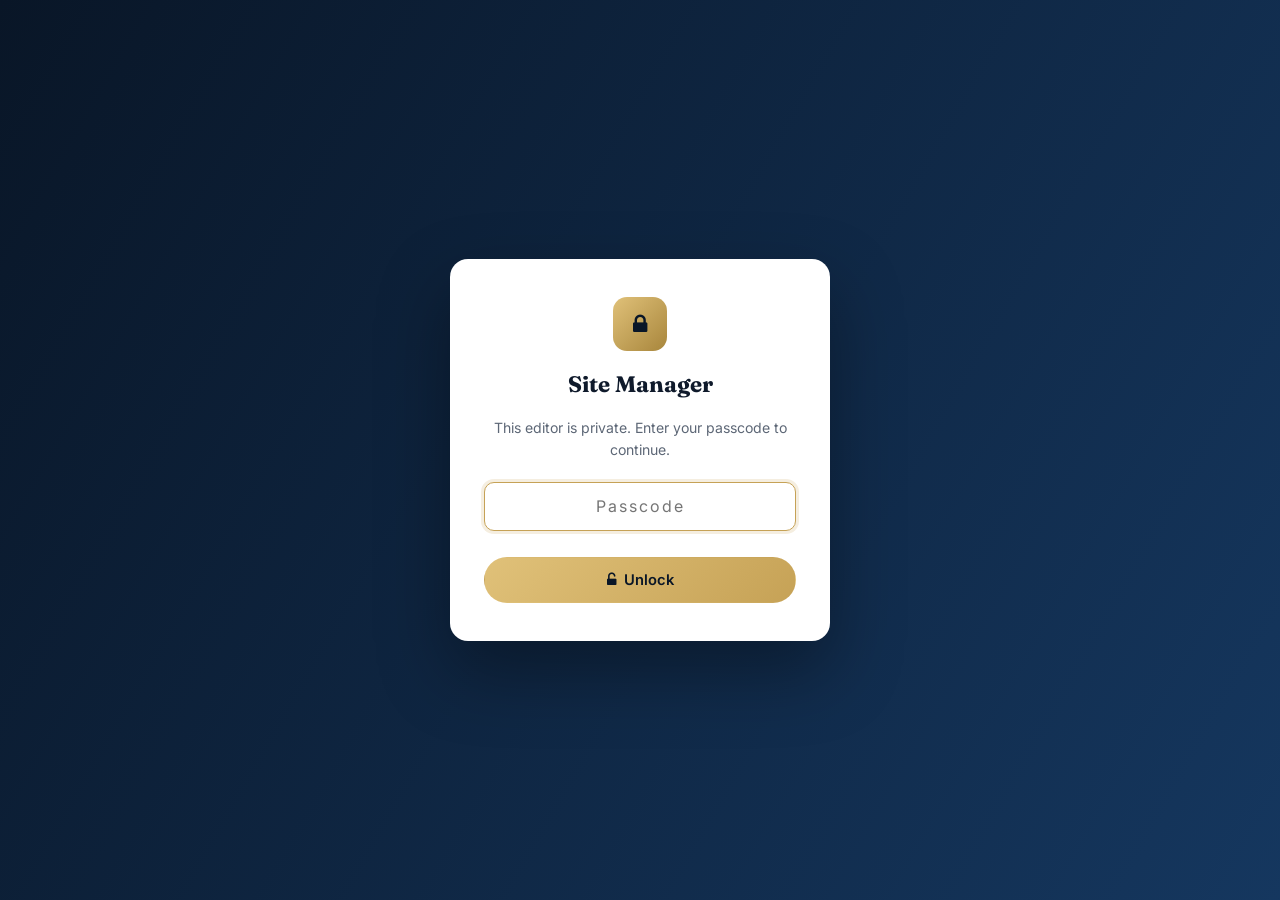
<file: admin.html>
<!doctype html>
<html lang="en">
<head>
<meta charset="utf-8" />
<title>Site Manager — Umang Infrastructure</title>
<meta name="viewport" content="width=device-width, initial-scale=1.0" />
<meta name="robots" content="noindex,nofollow" />
<link href="https://fonts.googleapis.com/css2?family=Inter:wght@400;500;600;700&family=Fraunces:opsz,wght@9..144,600;9..144,700&display=swap" rel="stylesheet" />
<link rel="stylesheet" href="https://cdnjs.cloudflare.com/ajax/libs/font-awesome/4.7.0/css/font-awesome.min.css" />
<style>
:root{--navy-deep:#091627;--navy:#0e2440;--navy-2:#15375f;--gold:#c6a256;--gold-bright:#e0c179;--gold-deep:#a8863c;--ink:#0f1a2b;--muted:#5d6776;--line:#e8eaf0;--bg-soft:#f6f7fa;--radius:14px;--shadow:0 12px 34px rgba(9,22,39,.1)}
*{box-sizing:border-box}body{margin:0;font-family:"Inter",system-ui,sans-serif;color:var(--ink);background:var(--bg-soft);line-height:1.6}
h1,h2,h3,h4{font-family:"Fraunces",serif;margin:0 0 .4em}p{color:var(--muted)}
.container{width:100%;max-width:1140px;margin:0 auto;padding:0 20px}
.btn{display:inline-flex;align-items:center;gap:.5rem;padding:13px 22px;border-radius:999px;font-weight:600;font-family:"Inter",sans-serif;cursor:pointer;border:1.5px solid transparent;font-size:.92rem;transition:.2s}
.btn-sm{padding:9px 16px;font-size:.85rem}
.btn-gold{background:linear-gradient(135deg,var(--gold-bright),var(--gold));color:var(--navy-deep)}.btn-gold:hover{filter:brightness(1.04)}
.btn-primary{background:var(--navy);color:#fff}.btn-primary:hover{background:var(--navy-2)}
.btn-ghost{background:transparent;color:#fff;border-color:rgba(255,255,255,.5)}.btn-ghost:hover{background:#fff;color:var(--navy)}
.btn-light{background:#fff;color:var(--navy);border:1px solid var(--line)}.btn-light:hover{background:var(--bg-soft)}
.btn-danger{background:#fff;color:#c0392b;border:1px solid #f0c4bf}.btn-danger:hover{background:#c0392b;color:#fff}
.field{margin-bottom:16px}.field label{display:block;font-weight:600;font-size:.82rem;margin-bottom:6px}
.field input,.field textarea{width:100%;padding:11px 13px;border:1px solid var(--line);border-radius:10px;font:inherit;background:#fff;color:var(--ink)}
.field input:focus,.field textarea:focus{outline:none;border-color:var(--gold);box-shadow:0 0 0 3px rgba(198,162,86,.18)}
.admin-top{background:var(--navy-deep);color:#fff;padding:16px 0;position:sticky;top:0;z-index:50;box-shadow:var(--shadow)}
.admin-top .container{display:flex;align-items:center;justify-content:space-between;gap:14px;flex-wrap:wrap}
.admin-top h1{color:#fff;font-size:1.18rem;margin:0;display:flex;align-items:center;gap:10px}
.admin-top h1 .mark{width:30px;height:30px;border-radius:8px;background:linear-gradient(135deg,var(--gold-bright),var(--gold-deep));display:grid;place-items:center;color:var(--navy-deep);font-size:.9rem}
.admin-top .actions{display:flex;gap:10px;flex-wrap:wrap}
.wrap{max-width:960px;margin:24px auto;padding:0 20px}
.notice{background:#fff;border:1px solid var(--line);border-left:4px solid var(--gold);border-radius:12px;padding:16px 18px;margin-bottom:22px;font-size:.9rem;color:var(--muted)}
.notice strong{color:var(--ink)}
.tabs{display:flex;gap:6px;flex-wrap:wrap;margin-bottom:22px}
.tabs button{border:1px solid var(--line);background:#fff;padding:9px 16px;border-radius:999px;cursor:pointer;font-weight:600;font-family:"Inter",sans-serif;color:var(--muted)}
.tabs button.active{background:var(--navy);color:#fff;border-color:var(--navy)}
.panel{background:#fff;border:1px solid var(--line);border-radius:var(--radius);padding:26px;margin-bottom:22px;box-shadow:var(--shadow);display:none}
.panel.active{display:block}.panel h2{font-size:1.25rem;margin-top:0}
.panel .hint{color:var(--muted);font-size:.88rem;margin:-6px 0 18px}
.item{border:1px solid var(--line);border-radius:14px;padding:18px;margin-bottom:16px;background:var(--bg-soft)}
.item .item-head{display:flex;justify-content:space-between;align-items:center;margin-bottom:12px}
.item .item-head strong{font-family:"Fraunces",serif}
.grid2{display:grid;grid-template-columns:1fr 1fr;gap:14px}
.thumb{width:72px;height:72px;border-radius:12px;object-fit:cover;border:1px solid var(--line);background:#fff}
.photo-row{display:flex;gap:14px;align-items:center}
.add-row{text-align:center;margin-top:8px}
.toast{position:fixed;bottom:22px;left:50%;transform:translateX(-50%) translateY(20px);background:var(--navy);color:#fff;padding:12px 22px;border-radius:999px;opacity:0;transition:.3s;z-index:100;font-weight:600}
.toast.show{opacity:1;transform:translateX(-50%) translateY(0)}
.save-bar{position:sticky;bottom:0;background:#fff;border-top:1px solid var(--line);padding:14px 0;margin-top:10px}
.save-bar .container{display:flex;gap:12px;justify-content:flex-end;align-items:center;flex-wrap:wrap}
.save-bar .status{margin-right:auto;color:var(--muted);font-size:.88rem}
/* Lock screen */
.lock{position:fixed;inset:0;z-index:200;background:linear-gradient(120deg,var(--navy-deep),var(--navy-2));display:grid;place-items:center;padding:20px}
.lock-card{background:#fff;border-radius:18px;padding:38px 34px;max-width:380px;width:100%;box-shadow:0 30px 70px rgba(0,0,0,.35);text-align:center}
.lock-card .mark{width:54px;height:54px;border-radius:14px;background:linear-gradient(135deg,var(--gold-bright),var(--gold-deep));display:grid;place-items:center;color:var(--navy-deep);font-size:1.4rem;margin:0 auto 16px}
.lock-card h2{font-size:1.4rem;margin-bottom:4px}
.lock-card p{font-size:.88rem;margin-bottom:20px}
.lock-card input{text-align:center;letter-spacing:2px}
.lock-card .err{color:#c0392b;font-size:.84rem;min-height:18px;margin-top:8px}
.hide{display:none!important}
@media(max-width:720px){.grid2{grid-template-columns:1fr}}
</style>
</head>
<body>

<!-- ===== Passcode lock ===== -->
<div class="lock" id="lock">
  <div class="lock-card">
    <div class="mark"><i class="fa fa-lock"></i></div>
    <h2>Site Manager</h2>
    <p>This editor is private. Enter your passcode to continue.</p>
    <div class="field" style="margin-bottom:6px"><input type="password" id="pass" placeholder="Passcode" autocomplete="off" /></div>
    <div class="err" id="passErr"></div>
    <button class="btn btn-gold" id="unlockBtn" style="width:100%;justify-content:center"><i class="fa fa-unlock-alt"></i> Unlock</button>
  </div>
</div>

<div id="app" class="hide">
<div class="admin-top">
  <div class="container">
    <h1><span class="mark"><i class="fa fa-sliders"></i></span> Site Manager</h1>
    <div class="actions">
      <a href="index.html" target="_blank" class="btn btn-sm btn-ghost"><i class="fa fa-external-link"></i> View Site</a>
      <button class="btn btn-sm btn-light" id="importBtn"><i class="fa fa-upload"></i> Import</button>
      <button class="btn btn-sm btn-gold" id="exportBtn"><i class="fa fa-download"></i> Export content.json</button>
      <input type="file" id="importFile" accept="application/json" hidden />
    </div>
  </div>
</div>

<div class="wrap">
  <div class="notice">
    <strong>How publishing works:</strong> edits here are previewed in your own browser. To make changes go live for everyone, click
    <strong>Export content.json</strong> and replace the <code>content.json</code> file in your GitHub repository (or ask Claude to do it).
    Nothing changes on the live site until that file is committed — which only you, with your GitHub login, can do.
  </div>

  <div class="tabs" id="tabs">
    <button data-tab="company" class="active">Company</button>
    <button data-tab="about">About</button>
    <button data-tab="services">What We Do</button>
    <button data-tab="team">Team</button>
    <button data-tab="portfolio">Projects</button>
    <button data-tab="contact">Contact</button>
  </div>

  <div class="panel active" data-panel="company">
    <h2>Company &amp; Branding</h2>
    <div class="grid2">
      <div class="field"><label>Brand name</label><input id="c_name" /></div>
      <div class="field"><label>Brand suffix</label><input id="c_suffix" /></div>
    </div>
    <div class="field"><label>Established (year)</label><input id="c_est" /></div>
    <h3 style="margin-top:18px">Hero slides</h3>
    <p class="hint">The rotating headlines on the homepage banner.</p>
    <div id="heroList"></div>
    <div class="add-row"><button class="btn btn-sm btn-light" data-add="hero"><i class="fa fa-plus"></i> Add slide</button></div>
  </div>

  <div class="panel" data-panel="about">
    <h2>About Section</h2>
    <div class="photo-row" style="margin-bottom:14px">
      <img class="thumb" id="a_imgPrev" />
      <label class="btn btn-sm btn-light"><i class="fa fa-image"></i> Change photo<input type="file" accept="image/*" hidden data-img="about.image"></label>
    </div>
    <div class="field"><label>Image path / URL</label><input id="a_img" /></div>
    <div class="field"><label>Heading</label><input id="a_head" /></div>
    <div class="field"><label>Body text</label><textarea id="a_body" rows="3"></textarea></div>
    <label style="font-weight:600;font-size:.82rem">Key points</label>
    <div id="pointsList"></div>
    <div class="add-row"><button class="btn btn-sm btn-light" data-add="points"><i class="fa fa-plus"></i> Add point</button></div>
  </div>

  <div class="panel" data-panel="services">
    <h2>What We Do</h2>
    <p class="hint">Icon names use Font Awesome 4 (e.g. fa-leaf, fa-building, fa-tint, fa-shield).</p>
    <div id="servicesList"></div>
    <div class="add-row"><button class="btn btn-sm btn-light" data-add="services"><i class="fa fa-plus"></i> Add item</button></div>
  </div>

  <div class="panel" data-panel="team">
    <h2>Team Members</h2>
    <p class="hint">Upload a photo, or leave blank to auto-generate an avatar from the name.</p>
    <div id="teamList"></div>
    <div class="add-row"><button class="btn btn-sm btn-light" data-add="team"><i class="fa fa-plus"></i> Add member</button></div>
  </div>

  <div class="panel" data-panel="portfolio">
    <h2>Projects</h2>
    <div id="portfolioList"></div>
    <div class="add-row"><button class="btn btn-sm btn-light" data-add="portfolio"><i class="fa fa-plus"></i> Add project</button></div>
  </div>

  <div class="panel" data-panel="contact">
    <h2>Contact Details</h2>
    <div class="grid2">
      <div class="field"><label>Phone</label><input id="ct_phone" /></div>
      <div class="field"><label>Hours</label><input id="ct_hours" /></div>
    </div>
    <div class="field"><label>Email</label><input id="ct_email" /></div>
    <div class="field"><label>Address</label><input id="ct_addr" /></div>
  </div>
</div>

<div class="save-bar">
  <div class="container">
    <span class="status" id="status">Previewing in this browser</span>
    <button class="btn btn-sm btn-danger" id="resetBtn"><i class="fa fa-undo"></i> Reset to defaults</button>
    <button class="btn btn-sm btn-primary" id="saveBtn"><i class="fa fa-check"></i> Save preview</button>
  </div>
</div>
</div><!-- /app -->

<div class="toast" id="toast"></div>

<script>
/* ===== Passcode gate =====
   Default passcode: umang2006  (change it: see README → "Change the editor passcode")
   Only a SHA-256 hash is stored here, never the passcode itself. This gate keeps casual
   visitors out; real security comes from the fact that the LIVE site only updates when
   content.json is committed to your GitHub repo (which requires your GitHub login). */
var PASS_HASH="a02ccae1f9937e4e66ed8a6d8ba895a04b3daaaf8431edad4a488fe5135a8462";
async function sha256(t){var b=new TextEncoder().encode(t);var h=await crypto.subtle.digest("SHA-256",b);return [].map.call(new Uint8Array(h),function(x){return x.toString(16).padStart(2,"0");}).join("");}
function unlocked(){return sessionStorage.getItem("umang_admin_ok")==="1";}
async function tryUnlock(){
  var v=document.getElementById("pass").value;
  var err=document.getElementById("passErr");
  if(!v){err.textContent="Enter your passcode.";return;}
  var ok=false;try{ok=(await sha256(v))===PASS_HASH;}catch(e){ok=false;}
  if(ok){sessionStorage.setItem("umang_admin_ok","1");showApp();}
  else{err.textContent="Incorrect passcode.";document.getElementById("pass").value="";}
}
function showApp(){document.getElementById("lock").classList.add("hide");document.getElementById("app").classList.remove("hide");boot();}
document.getElementById("unlockBtn").addEventListener("click",tryUnlock);
document.getElementById("pass").addEventListener("keydown",function(e){if(e.key==="Enter")tryUnlock();});
if(unlocked()){showApp();}else{document.getElementById("pass").focus();}

/* ===== Editor (runs after unlock) ===== */
var STORE_KEY="umangSiteContent_v1";
var DEFAULT_CONTENT={
  company:{name:"UMANG",nameSuffix:"INFRASTRUCTURE",tagline:"Building Bihar's water infrastructure",established:"2006"},
  hero:[
    {kicker:"Water Infrastructure · Since 2006",title:"Engineering the infrastructure Bihar relies on",text:"For nearly two decades, Umang Infrastructure has designed and built the water towers, reservoirs and supply networks that bring safe water to communities across Bihar."},
    {kicker:"Quality · Delivered On Time",title:"Built to last. Delivered on schedule.",text:"From reinforced-concrete reservoirs to district supply networks, we hold every project to exacting standards — and to its deadline."},
    {kicker:"Safe Water For All",title:"Clean water is the foundation of growth",text:"We treat, supply and recycle water responsibly, protecting both the communities we serve and the environment we share."}
  ],
  about:{heading:"Two decades of building water that lasts",body:"Established in 2006, Umang Infrastructure is a leading water-infrastructure firm headquartered in Purnia, Bihar. With over a decade of specialised experience, we deliver the full lifecycle of water engineering — treatment, supply, recycling and waste-water handling — across both rural and urban Bihar.",points:["50+ water infrastructure projects delivered across Bihar","World-class reinforced-concrete reservoirs and overhead towers","Complete water treatment, supply and recycling systems","Responsible waste-water handling and management","Trusted quality in rural and urban construction alike"],image:"img/about/1.jpg"},
  services:[
    {icon:"fa-clock-o",title:"Delivered On Time",text:"We are bound by our commitment to deliver every project to specification and schedule."},
    {icon:"fa-building",title:"Engineering Quality",text:"Reinforced, durable, and built to exacting standards that stand the test of time."},
    {icon:"fa-tint",title:"Safe Drinking Water",text:"Making clean, safe drinking water available and affordable to the communities we serve."},
    {icon:"fa-leaf",title:"Environmental Care",text:"We protect the environment in everything we build, from sourcing to recycling."},
    {icon:"fa-users",title:"Skilled People",text:"Our experienced engineers and teams are the strength behind every project."},
    {icon:"fa-shield",title:"Trusted & Accountable",text:"Two decades of reliable delivery have made us a name communities trust."}
  ],
  team:[
    {name:"Anil Kumar Singh",role:"Director",image:"img/team/1.jpg"},
    {name:"Anita Kumari",role:"Managing Director",image:"img/team/2.jpg"},
    {name:"Anand Mohan Mishra",role:"Manager, Operations",image:"img/team/3.jpg"},
    {name:"Prashant Kumar",role:"Manager, Finance",image:"img/team/4.jpg"}
  ],
  portfolio:[
    {title:"Rural Water Tower",category:"Water Towers",image:"img/portfolio/1.jpg"},
    {title:"Overhead Reservoir",category:"Reservoirs",image:"img/portfolio/2.jpg"},
    {title:"Dansar Water Tower",category:"Water Towers",image:"img/portfolio/3.jpg"},
    {title:"Kankhudiya Water Tower",category:"Water Towers",image:"img/portfolio/4.jpg"},
    {title:"Jalalgarh Block Tower",category:"Reservoirs",image:"img/portfolio/5.jpg"},
    {title:"Water Supply Network",category:"Supply Networks",image:"img/portfolio/6.jpg"}
  ],
  contact:{phone:"+91 6454 244252",hours:"Monday – Saturday · 9:00am – 5:00pm",email:"ui@umanginfra.com",address:"Teachers Colony, near Sudin Chowk, Purnia – 854301, Bihar, India"}
};
function _clone(o){return JSON.parse(JSON.stringify(o));}
function loadContent(){try{var r=localStorage.getItem(STORE_KEY);if(!r)return _clone(DEFAULT_CONTENT);return Object.assign(_clone(DEFAULT_CONTENT),JSON.parse(r));}catch(e){return _clone(DEFAULT_CONTENT);}}
function saveContent(c){localStorage.setItem(STORE_KEY,JSON.stringify(c));}
function resetContent(){localStorage.removeItem(STORE_KEY);return _clone(DEFAULT_CONTENT);}

var C,$,$$;
function toast(m){var t=document.getElementById("toast");t.textContent=m;t.classList.add("show");setTimeout(function(){t.classList.remove("show");},1900);}
function escAttr(s){return String(s==null?"":s).replace(/"/g,"&quot;").replace(/</g,"&lt;");}
function escHtml(s){return String(s==null?"":s).replace(/</g,"&lt;").replace(/>/g,"&gt;");}
function fileToDataURL(file,cb){var r=new FileReader();r.onload=function(){cb(r.result);};r.readAsDataURL(file);}
function setPath(path,val){var k=path.split("."),o=C;for(var i=0;i<k.length-1;i++)o=o[k[i]];o[k[k.length-1]]=val;}

function render(){
  $("#c_name").value=C.company.name;$("#c_suffix").value=C.company.nameSuffix;$("#c_est").value=C.company.established;
  $("#heroList").innerHTML=C.hero.map(function(h,i){return '<div class="item"><div class="item-head"><strong>Slide '+(i+1)+'</strong><button class="btn btn-sm btn-danger" data-del="hero" data-i="'+i+'"><i class="fa fa-trash"></i></button></div><div class="field"><label>Kicker</label><input data-set="hero.'+i+'.kicker" value="'+escAttr(h.kicker)+'"></div><div class="field"><label>Title</label><input data-set="hero.'+i+'.title" value="'+escAttr(h.title)+'"></div><div class="field"><label>Text</label><input data-set="hero.'+i+'.text" value="'+escAttr(h.text)+'"></div></div>';}).join("");
  $("#a_img").value=C.about.image;$("#a_imgPrev").src=C.about.image;$("#a_head").value=C.about.heading;$("#a_body").value=C.about.body;
  $("#pointsList").innerHTML=C.about.points.map(function(p,i){return '<div class="photo-row" style="margin-bottom:8px"><input data-set="about.points.'+i+'" value="'+escAttr(p)+'" style="flex:1"><button class="btn btn-sm btn-danger" data-del="points" data-i="'+i+'"><i class="fa fa-trash"></i></button></div>';}).join("");
  $("#servicesList").innerHTML=C.services.map(function(s,i){return '<div class="item"><div class="item-head"><strong><i class="fa '+escAttr(s.icon)+'"></i> '+escAttr(s.title)+'</strong><button class="btn btn-sm btn-danger" data-del="services" data-i="'+i+'"><i class="fa fa-trash"></i></button></div><div class="grid2"><div class="field"><label>Icon (fa-…)</label><input data-set="services.'+i+'.icon" value="'+escAttr(s.icon)+'"></div><div class="field"><label>Title</label><input data-set="services.'+i+'.title" value="'+escAttr(s.title)+'"></div></div><div class="field"><label>Text</label><textarea rows="2" data-set="services.'+i+'.text">'+escHtml(s.text)+'</textarea></div></div>';}).join("");
  $("#teamList").innerHTML=C.team.map(function(m,i){return '<div class="item"><div class="item-head"><strong>'+escAttr(m.name)+'</strong><button class="btn btn-sm btn-danger" data-del="team" data-i="'+i+'"><i class="fa fa-trash"></i></button></div><div class="photo-row" style="margin-bottom:12px"><img class="thumb" src="'+escAttr(m.image)+'" onerror="this.onerror=null;this.src=\'https://ui-avatars.com/api/?name='+encodeURIComponent(m.name||"?")+'&background=0e2440&color=e0c179\'"><label class="btn btn-sm btn-light"><i class="fa fa-image"></i> Upload photo<input type="file" accept="image/*" hidden data-img="team.'+i+'.image"></label></div><div class="grid2"><div class="field"><label>Name</label><input data-set="team.'+i+'.name" value="'+escAttr(m.name)+'"></div><div class="field"><label>Role</label><input data-set="team.'+i+'.role" value="'+escAttr(m.role)+'"></div></div><div class="field"><label>Image path / URL</label><input data-set="team.'+i+'.image" value="'+escAttr(m.image)+'"></div></div>';}).join("");
  $("#portfolioList").innerHTML=C.portfolio.map(function(p,i){return '<div class="item"><div class="item-head"><strong>'+escAttr(p.title)+'</strong><button class="btn btn-sm btn-danger" data-del="portfolio" data-i="'+i+'"><i class="fa fa-trash"></i></button></div><div class="photo-row" style="margin-bottom:12px"><img class="thumb" src="'+escAttr(p.image)+'" onerror="this.onerror=null;this.src=\'img/portfolio/'+((i%6)+1)+'.jpg\'"><label class="btn btn-sm btn-light"><i class="fa fa-image"></i> Upload photo<input type="file" accept="image/*" hidden data-img="portfolio.'+i+'.image"></label></div><div class="grid2"><div class="field"><label>Title</label><input data-set="portfolio.'+i+'.title" value="'+escAttr(p.title)+'"></div><div class="field"><label>Category</label><input data-set="portfolio.'+i+'.category" value="'+escAttr(p.category)+'"></div></div><div class="field"><label>Image path / URL</label><input data-set="portfolio.'+i+'.image" value="'+escAttr(p.image)+'"></div></div>';}).join("");
  $("#ct_phone").value=C.contact.phone;$("#ct_hours").value=C.contact.hours;$("#ct_email").value=C.contact.email;$("#ct_addr").value=C.contact.address;
}

var dirty=false;
function markDirty(){dirty=true;$("#status").textContent="Unsaved changes";}

function boot(){
  $=function(s,r){return (r||document).querySelector(s);};
  $$=function(s,r){return [].slice.call((r||document).querySelectorAll(s));};
  C=loadContent();

  $("#tabs").addEventListener("click",function(e){var b=e.target.closest("button");if(!b)return;
    $$("#tabs button").forEach(function(x){x.classList.remove("active");});
    $$(".panel").forEach(function(p){p.classList.remove("active");});
    b.classList.add("active");$('.panel[data-panel="'+b.getAttribute("data-tab")+'"]').classList.add("active");});

  document.addEventListener("input",function(e){var el=e.target;
    if(el.getAttribute&&el.getAttribute("data-set")){setPath(el.getAttribute("data-set"),el.value);markDirty();}
    var map={c_name:"company.name",c_suffix:"company.nameSuffix",c_est:"company.established",a_img:"about.image",a_head:"about.heading",a_body:"about.body",ct_phone:"contact.phone",ct_hours:"contact.hours",ct_email:"contact.email",ct_addr:"contact.address"};
    if(map[el.id]){setPath(map[el.id],el.value);markDirty();}
    if(el.id==="a_img")$("#a_imgPrev").src=el.value;});

  document.addEventListener("change",function(e){var el=e.target;
    if(el.getAttribute&&el.getAttribute("data-img")&&el.files&&el.files[0]){
      if(el.files[0].size>1.5*1024*1024)toast("Large image (>1.5MB) — consider a smaller file");
      fileToDataURL(el.files[0],function(url){setPath(el.getAttribute("data-img"),url);markDirty();render();toast("Photo updated");});}});

  document.addEventListener("click",function(e){
    var add=e.target.closest("[data-add]");
    if(add){var t=add.getAttribute("data-add");
      if(t==="hero")C.hero.push({kicker:"New",title:"New headline",text:""});
      if(t==="points")C.about.points.push("New point");
      if(t==="services")C.services.push({icon:"fa-star",title:"New Item",text:""});
      if(t==="team")C.team.push({name:"New Member",role:"Role",image:""});
      if(t==="portfolio")C.portfolio.push({title:"New Project",category:"Water Towers",image:""});
      markDirty();render();return;}
    var del=e.target.closest("[data-del]");
    if(del){var tt=del.getAttribute("data-del"),ii=+del.getAttribute("data-i");
      if(!confirm("Delete this item?"))return;
      if(tt==="points")C.about.points.splice(ii,1);else C[tt].splice(ii,1);
      markDirty();render();toast("Deleted");}});

  $("#saveBtn").addEventListener("click",function(){saveContent(C);dirty=false;$("#status").textContent="Preview saved ✓";toast("Saved — open the site to preview");});
  $("#resetBtn").addEventListener("click",function(){if(confirm("Reset all content to original defaults?")){C=resetContent();render();toast("Reset to defaults");}});
  $("#exportBtn").addEventListener("click",function(){saveContent(C);var blob=new Blob([JSON.stringify(C,null,2)],{type:"application/json"});var a=document.createElement("a");a.href=URL.createObjectURL(blob);a.download="content.json";a.click();toast("Exported content.json — commit it to publish");});
  $("#importBtn").addEventListener("click",function(){$("#importFile").click();});
  $("#importFile").addEventListener("change",function(e){var f=e.target.files[0];if(!f)return;var r=new FileReader();r.onload=function(){try{C=Object.assign(resetContent(),JSON.parse(r.result));saveContent(C);render();toast("Imported");}catch(x){alert("Invalid JSON file");}};r.readAsText(f);});
  window.addEventListener("beforeunload",function(e){if(dirty){e.preventDefault();e.returnValue="";}});

  render();
}
</script>
</body>
</html>
</file>
